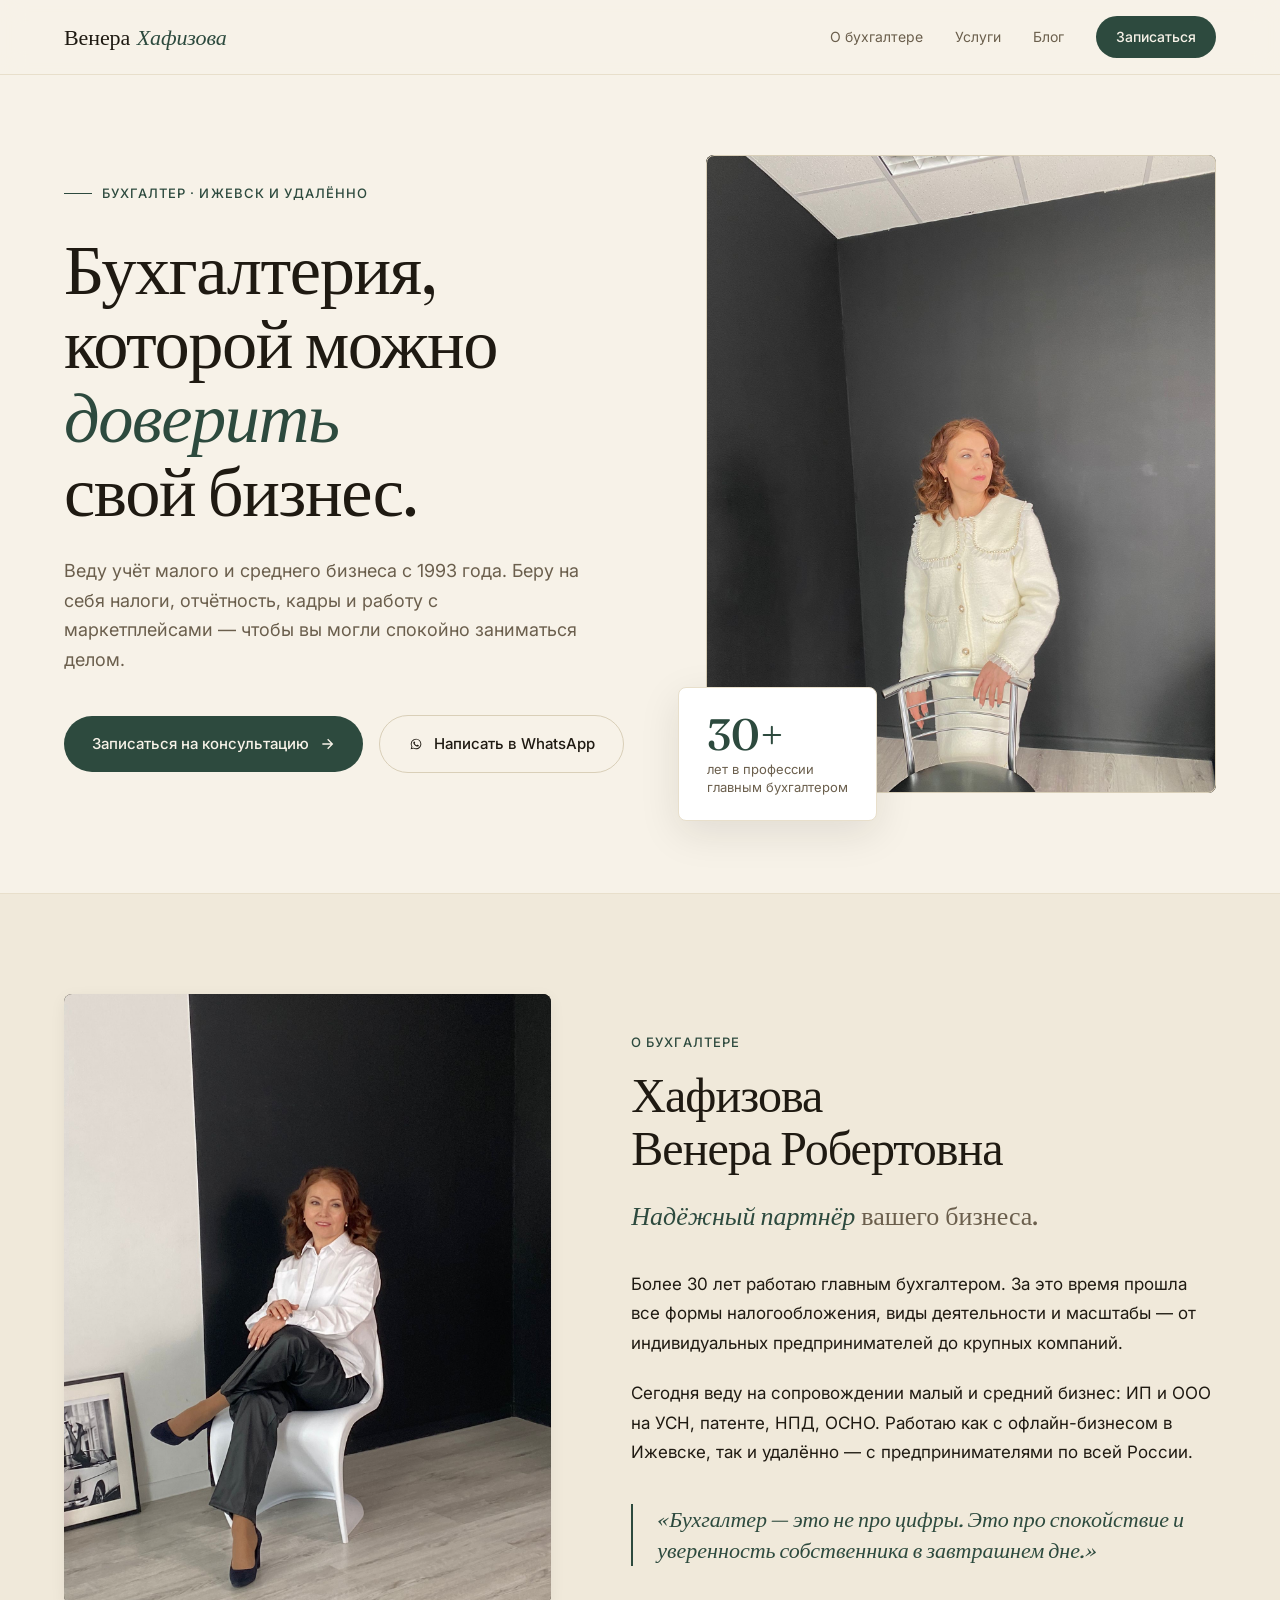
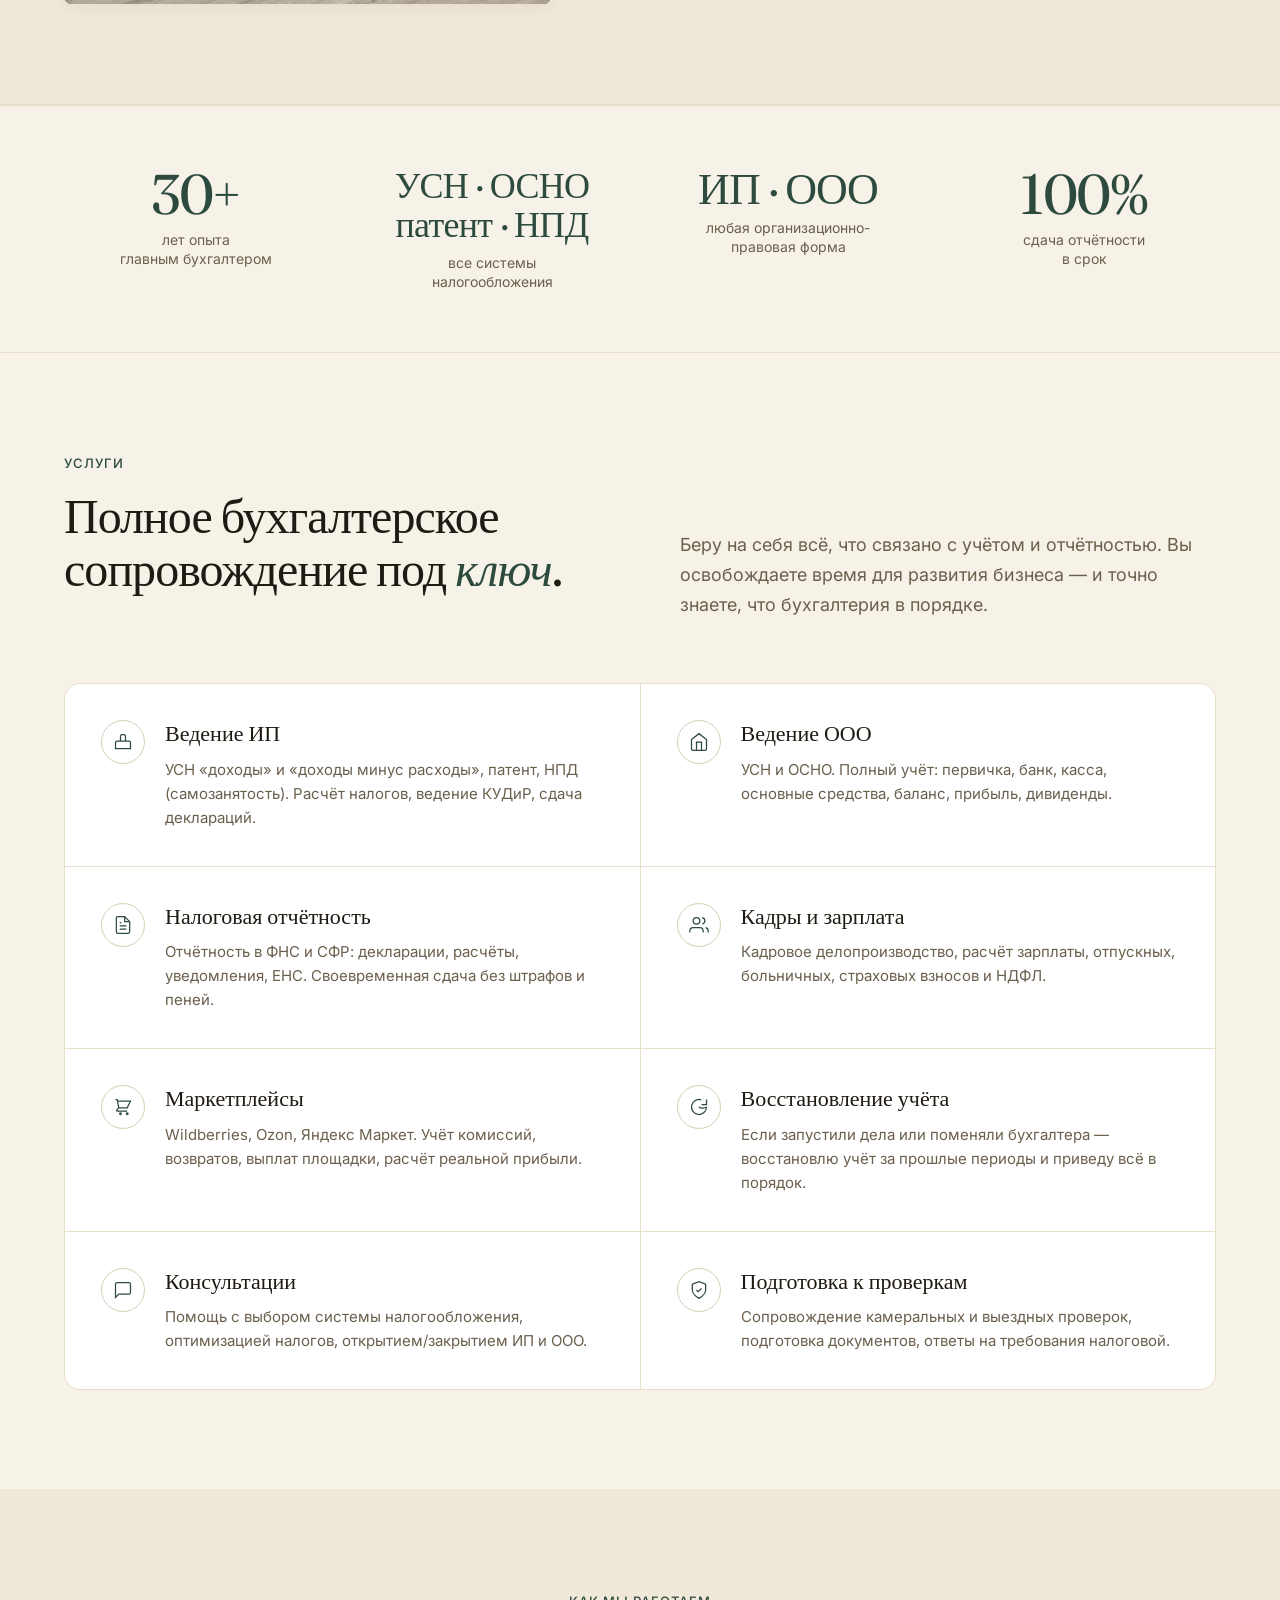
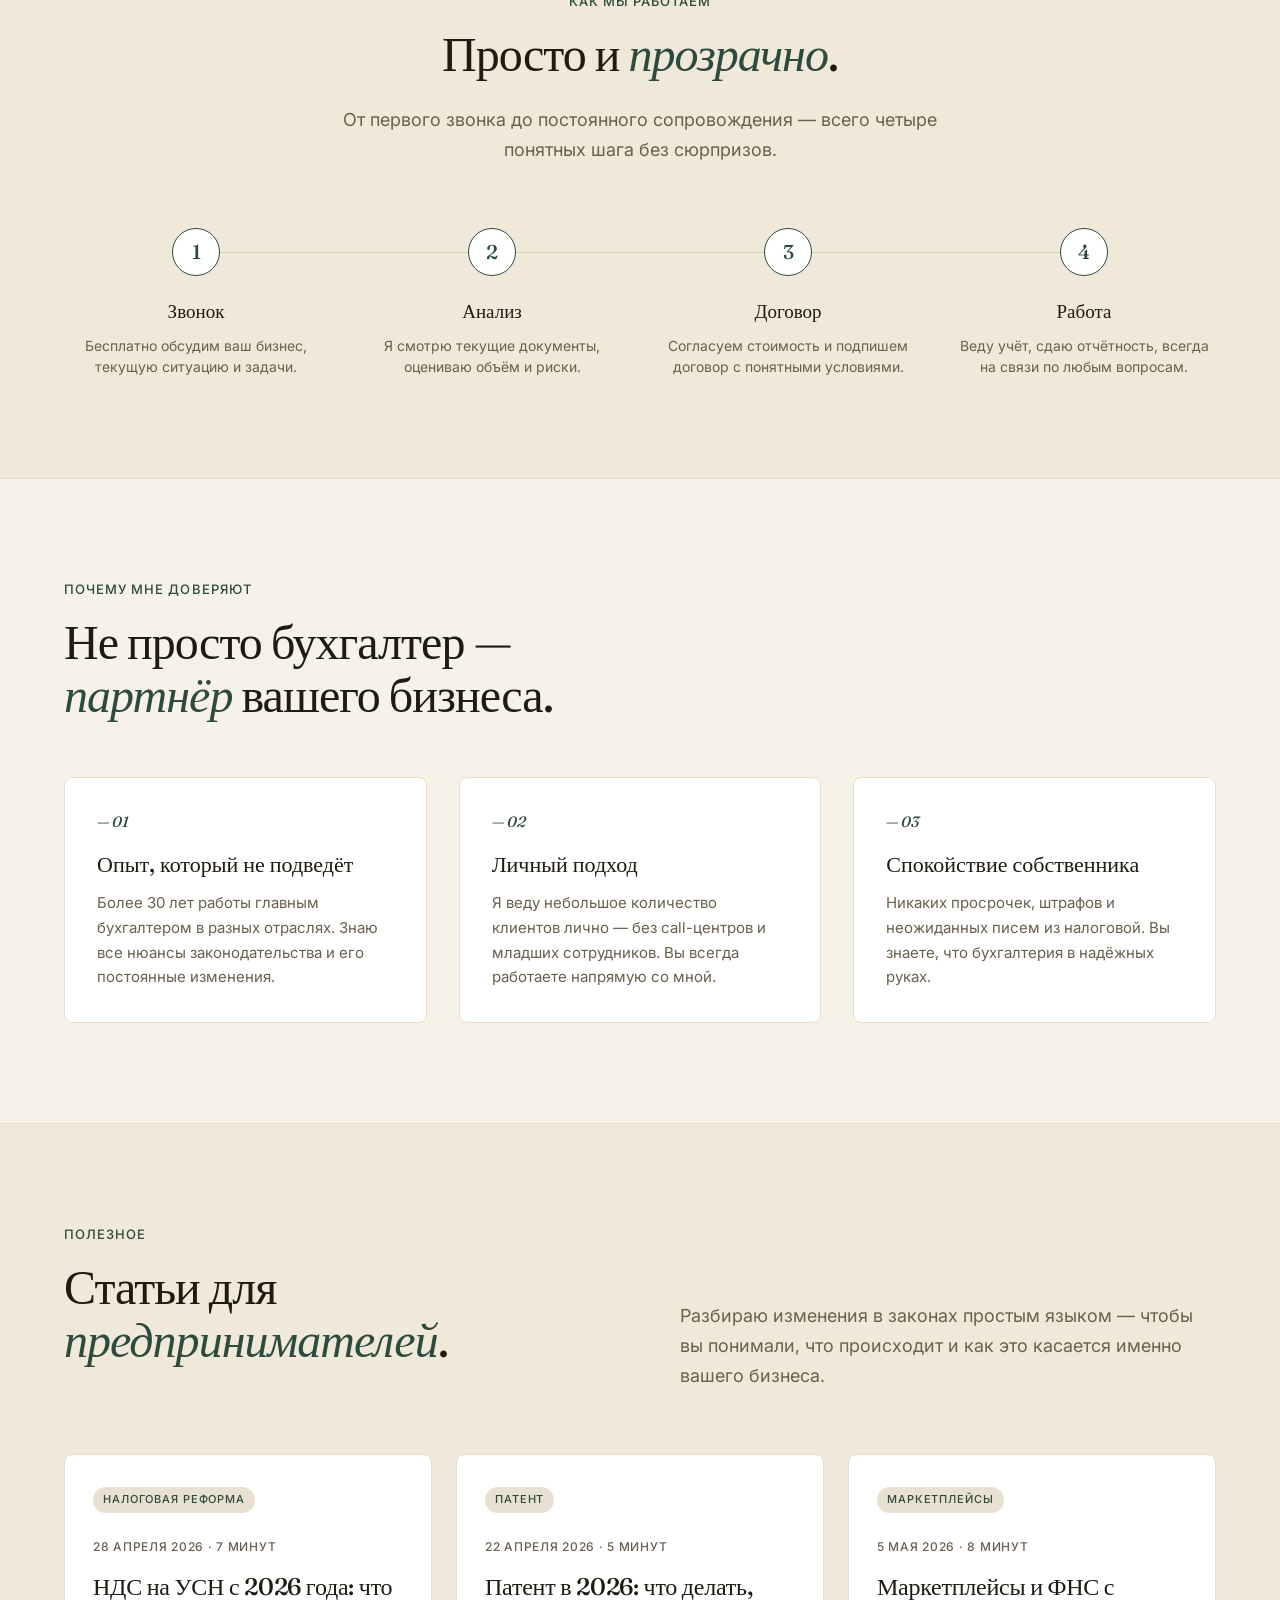
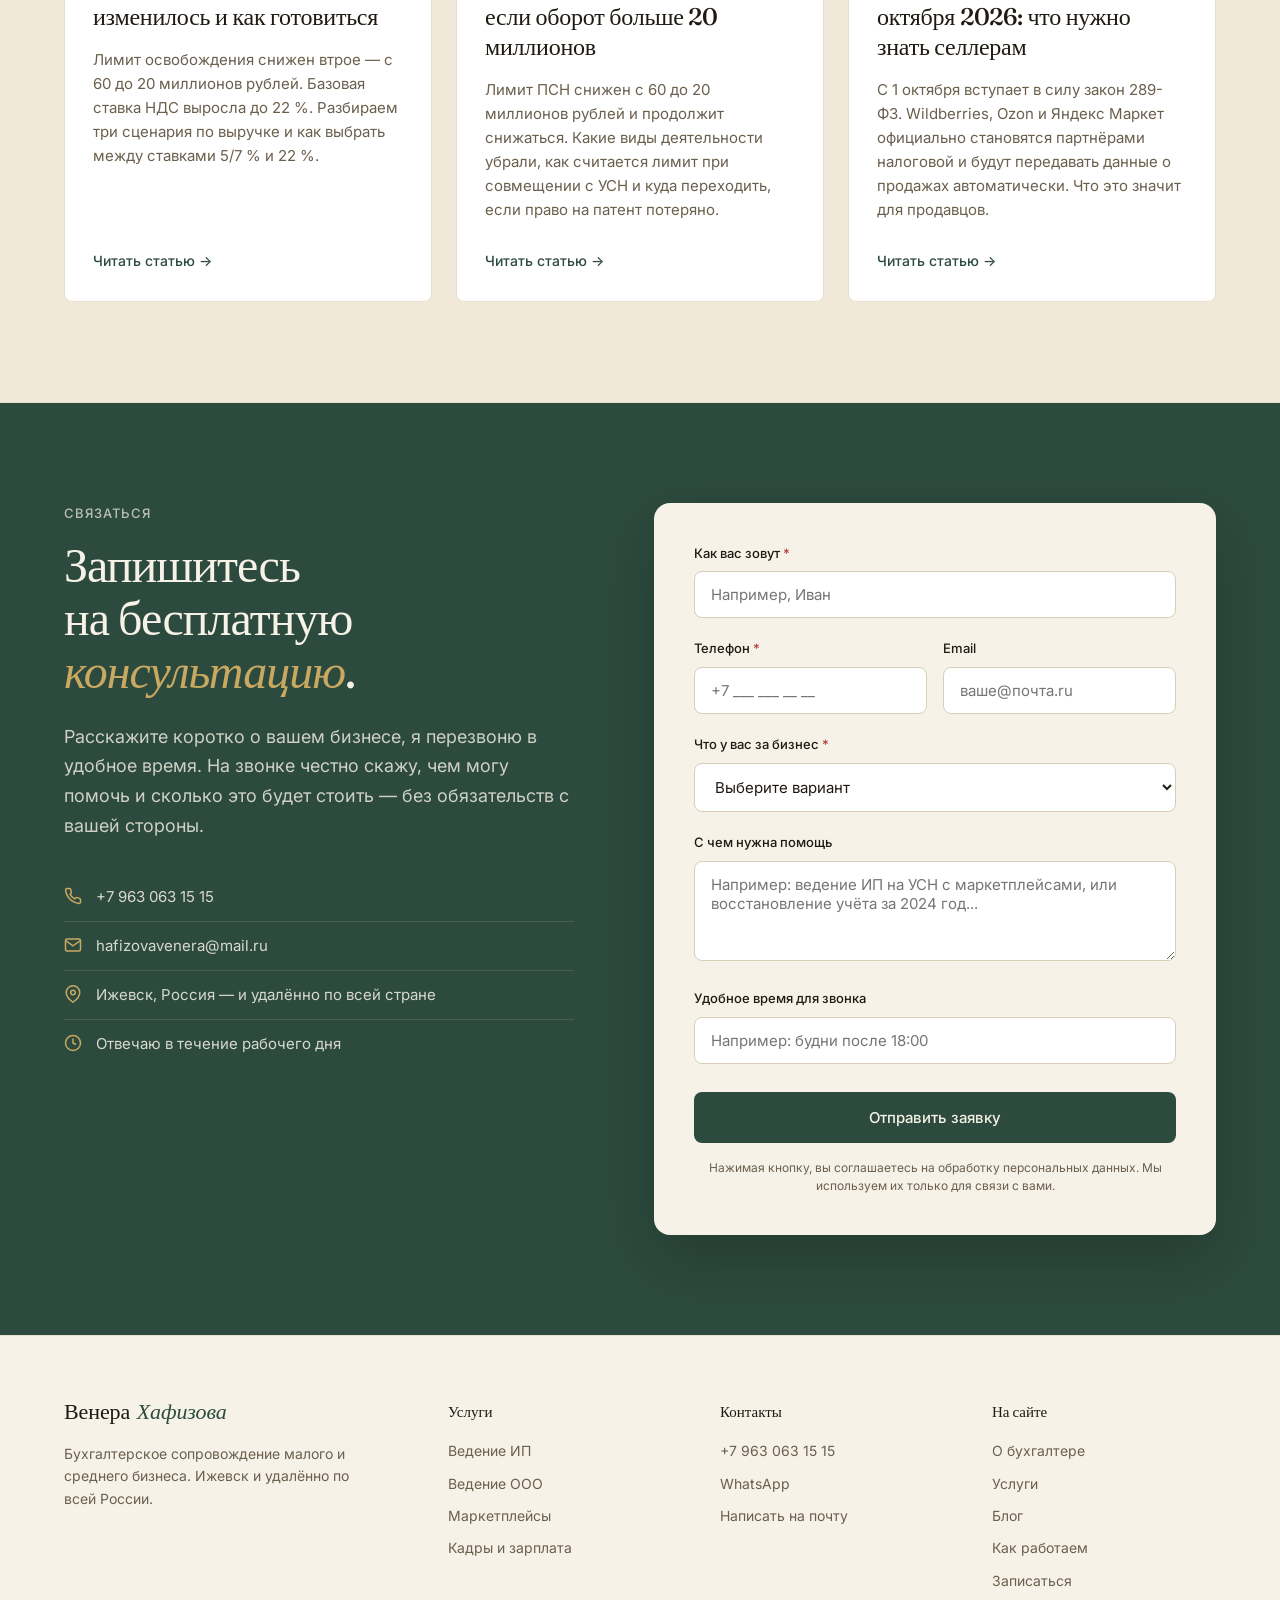
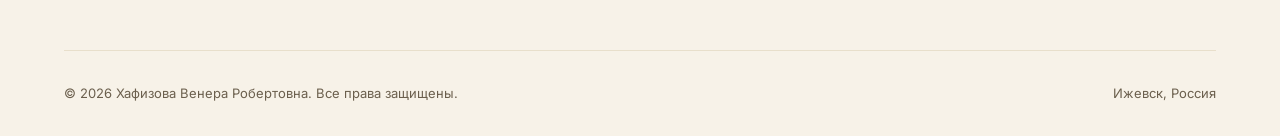
<file: index.html>
<!DOCTYPE html>
<html lang="ru">
<head>
<meta charset="UTF-8" />
<meta name="viewport" content="width=device-width, initial-scale=1.0" />
<title>Венера Хафизова — бухгалтерское сопровождение в Ижевске</title>
<meta name="description" content="Бухгалтерское сопровождение ИП и ООО. Налоги, отчётность, кадры, маркетплейсы. 30+ лет опыта. Ижевск и удалённо по всей России." />
<meta name="theme-color" content="#F7F2E8" />

<!-- Open Graph -->
<meta property="og:title" content="Венера Хафизова — бухгалтерское сопровождение" />
<meta property="og:description" content="ИП, ООО, маркетплейсы. 30+ лет опыта. Ижевск и удалённо." />
<meta property="og:type" content="website" />
<meta property="og:locale" content="ru_RU" />

<link rel="preconnect" href="https://fonts.googleapis.com" />
<link rel="preconnect" href="https://fonts.gstatic.com" crossorigin />
<link href="https://fonts.googleapis.com/css2?family=Fraunces:opsz,wght@9..144,400;9..144,500;9..144,600;9..144,700&family=Inter:wght@400;500;600&display=swap" rel="stylesheet" />

<style>
  :root {
    --bg: #F7F2E8;
    --bg-alt: #F0E9DA;
    --surface: #FFFFFF;
    --text: #1F1A12;
    --text-muted: #6B5F4D;
    --accent: #2D4A3E;
    --accent-soft: #E8E0D0;
    --accent-hover: #1F362C;
    --border: #D9CFB8;
    --border-soft: #E8DFCB;
    --shadow-sm: 0 1px 2px rgba(31, 26, 18, 0.04);
    --shadow-md: 0 4px 16px rgba(31, 26, 18, 0.06);
    --shadow-lg: 0 12px 40px rgba(31, 26, 18, 0.10);

    --font-serif: 'Fraunces', 'Times New Roman', serif;
    --font-sans: 'Inter', system-ui, -apple-system, sans-serif;

    --container: 1200px;
    --radius-sm: 4px;
    --radius-md: 8px;
    --radius-lg: 16px;
  }

  * { box-sizing: border-box; margin: 0; padding: 0; }
  html { scroll-behavior: smooth; -webkit-text-size-adjust: 100%; }
  body {
    font-family: var(--font-sans);
    background: var(--bg);
    color: var(--text);
    line-height: 1.6;
    font-size: 16px;
    -webkit-font-smoothing: antialiased;
    -moz-osx-font-smoothing: grayscale;
  }
  img { max-width: 100%; display: block; }
  a { color: inherit; text-decoration: none; }
  button { font-family: inherit; cursor: pointer; border: none; background: none; }

  ::selection { background: var(--accent); color: var(--bg); }

  .container {
    max-width: var(--container);
    margin: 0 auto;
    padding: 0 24px;
  }

  /* ====== HEADER ====== */
  .header {
    position: sticky;
    top: 0;
    z-index: 100;
    background: rgba(247, 242, 232, 0.92);
    backdrop-filter: blur(12px);
    -webkit-backdrop-filter: blur(12px);
    border-bottom: 1px solid var(--border-soft);
  }
  .header-inner {
    display: flex;
    align-items: center;
    justify-content: space-between;
    padding: 16px 24px;
    max-width: var(--container);
    margin: 0 auto;
  }
  .logo {
    display: inline-flex;
    align-items: baseline;
    font-family: var(--font-serif);
    font-weight: 500;
    font-size: 22px;
    letter-spacing: -0.005em;
    color: var(--text);
    line-height: 1;
    transition: color 0.2s;
  }
  .logo em {
    font-style: italic;
    font-weight: 400;
    color: var(--accent);
    margin-left: 0.3em;
  }
  .logo:hover { color: var(--accent); }
  .nav {
    display: flex;
    gap: 32px;
    align-items: center;
  }
  .nav a {
    font-size: 14px;
    color: var(--text-muted);
    transition: color 0.2s;
  }
  .nav a:hover { color: var(--text); }
  .nav-cta {
    background: var(--accent);
    color: var(--bg) !important;
    padding: 10px 20px;
    border-radius: 999px;
    font-size: 14px;
    font-weight: 500;
    transition: background 0.2s;
  }
  .nav-cta:hover { background: var(--accent-hover); }
  .menu-toggle { display: none; }
  @media (max-width: 768px) {
    .nav-link-text { display: none; }
    .nav { gap: 12px; }
  }

  /* ====== HERO ====== */
  .hero {
    padding: 80px 0 100px;
    position: relative;
    overflow: hidden;
  }
  .hero-grid {
    display: grid;
    grid-template-columns: 1.1fr 1fr;
    gap: 80px;
    align-items: center;
  }
  .eyebrow {
    display: inline-flex;
    align-items: center;
    gap: 10px;
    font-size: 13px;
    color: var(--accent);
    text-transform: uppercase;
    letter-spacing: 0.08em;
    font-weight: 500;
    margin-bottom: 28px;
  }
  .eyebrow::before {
    content: '';
    width: 28px;
    height: 1px;
    background: var(--accent);
  }
  .hero h1 {
    font-family: var(--font-serif);
    font-weight: 400;
    font-size: clamp(40px, 5.5vw, 72px);
    line-height: 1.05;
    letter-spacing: -0.02em;
    color: var(--text);
    margin-bottom: 28px;
  }
  .hero h1 em {
    font-style: italic;
    font-weight: 400;
    color: var(--accent);
  }
  .hero-lead {
    font-size: 18px;
    line-height: 1.65;
    color: var(--text-muted);
    margin-bottom: 40px;
    max-width: 520px;
  }
  .hero-actions {
    display: flex;
    gap: 16px;
    flex-wrap: wrap;
    align-items: center;
  }
  .btn {
    display: inline-flex;
    align-items: center;
    gap: 10px;
    padding: 16px 28px;
    border-radius: 999px;
    font-size: 15px;
    font-weight: 500;
    transition: all 0.25s;
    white-space: nowrap;
  }
  .btn-primary {
    background: var(--accent);
    color: var(--bg);
  }
  .btn-primary:hover {
    background: var(--accent-hover);
    transform: translateY(-1px);
    box-shadow: var(--shadow-md);
  }
  .btn-secondary {
    background: transparent;
    color: var(--text);
    border: 1px solid var(--border);
  }
  .btn-secondary:hover {
    border-color: var(--accent);
    color: var(--accent);
  }
  .btn svg { width: 16px; height: 16px; }

  .hero-image-wrap {
    position: relative;
  }
  .hero-image {
    position: relative;
    border-radius: 8px;
    overflow: hidden;
    aspect-ratio: 4 / 5;
    background: #1F1A12;
  }
  .hero-image img {
    width: 100%;
    height: 100%;
    object-fit: cover;
    object-position: center 20%;
  }
  .hero-image::after {
    content: '';
    position: absolute;
    inset: 0;
    border: 1px solid var(--border);
    border-radius: 8px;
    pointer-events: none;
  }
  .hero-badge {
    position: absolute;
    bottom: -28px;
    left: -28px;
    background: var(--surface);
    padding: 24px 28px;
    border-radius: 8px;
    box-shadow: var(--shadow-lg);
    border: 1px solid var(--border-soft);
    z-index: 2;
  }
  .hero-badge-num {
    font-family: var(--font-serif);
    font-weight: 500;
    font-size: 44px;
    line-height: 1;
    color: var(--accent);
    margin-bottom: 4px;
  }
  .hero-badge-label {
    font-size: 13px;
    color: var(--text-muted);
    line-height: 1.4;
  }

  @media (max-width: 900px) {
    .hero { padding: 48px 0 80px; }
    .hero-grid { grid-template-columns: 1fr; gap: 56px; }
    .hero-image-wrap { max-width: 480px; margin: 0 auto; }
    .hero-badge { left: -16px; bottom: -20px; padding: 18px 22px; }
    .hero-badge-num { font-size: 36px; }
  }

  /* ====== SECTION COMMONS ====== */
  section { padding: 100px 0; }
  @media (max-width: 768px) { section { padding: 72px 0; } }

  .section-eyebrow {
    font-size: 13px;
    color: var(--accent);
    text-transform: uppercase;
    letter-spacing: 0.08em;
    font-weight: 500;
    margin-bottom: 16px;
  }
  .section-title {
    font-family: var(--font-serif);
    font-weight: 400;
    font-size: clamp(32px, 4vw, 48px);
    line-height: 1.1;
    letter-spacing: -0.02em;
    margin-bottom: 24px;
  }
  .section-title em {
    font-style: italic;
    color: var(--accent);
  }
  .section-lead {
    font-size: 18px;
    color: var(--text-muted);
    line-height: 1.65;
    max-width: 640px;
  }

  /* ====== ABOUT ====== */
  .about {
    background: var(--bg-alt);
    border-top: 1px solid var(--border-soft);
    border-bottom: 1px solid var(--border-soft);
  }
  .about-grid {
    display: grid;
    grid-template-columns: 1fr 1.2fr;
    gap: 80px;
    align-items: center;
  }
  .about-image {
    position: relative;
    border-radius: 8px;
    overflow: hidden;
    aspect-ratio: 4 / 5;
    background: #1F1A12;
    box-shadow: var(--shadow-md);
  }
  .about-image img {
    width: 100%;
    height: 100%;
    object-fit: cover;
  }
  .about-content p {
    font-size: 17px;
    line-height: 1.75;
    color: var(--text);
    margin-bottom: 20px;
  }
  .about-content p:last-of-type { margin-bottom: 36px; }
  .about-tagline {
    font-family: var(--font-serif) !important;
    font-size: 26px !important;
    line-height: 1.35 !important;
    color: var(--text-muted) !important;
    margin: 16px 0 36px !important;
    max-width: 480px;
  }
  .about-tagline em {
    font-style: italic;
    color: var(--accent);
  }
  .about-quote {
    font-family: var(--font-serif);
    font-style: italic;
    font-size: 22px;
    line-height: 1.4;
    color: var(--accent);
    padding-left: 24px;
    border-left: 2px solid var(--accent);
    margin-top: 32px;
  }
  @media (max-width: 900px) {
    .about-grid { grid-template-columns: 1fr; gap: 48px; }
    .about-image { max-width: 400px; }
  }

  /* ====== STATS ====== */
  .stats {
    padding: 60px 0;
    border-top: 1px solid var(--border-soft);
    border-bottom: 1px solid var(--border-soft);
  }
  .stats-grid {
    display: grid;
    grid-template-columns: repeat(4, 1fr);
    gap: 32px;
  }
  .stat {
    text-align: center;
  }
  .stat-num {
    font-family: var(--font-serif);
    font-weight: 400;
    font-size: 56px;
    line-height: 1;
    color: var(--accent);
    margin-bottom: 8px;
    letter-spacing: -0.02em;
  }
  .stat-label {
    font-size: 14px;
    color: var(--text-muted);
    line-height: 1.4;
  }
  @media (max-width: 768px) {
    .stats-grid { grid-template-columns: repeat(2, 1fr); gap: 32px 24px; }
    .stat-num { font-size: 44px; }
  }

  /* ====== SERVICES ====== */
  .services-header {
    display: grid;
    grid-template-columns: 1fr 1fr;
    gap: 80px;
    align-items: end;
    margin-bottom: 64px;
  }
  @media (max-width: 900px) {
    .services-header { grid-template-columns: 1fr; gap: 24px; margin-bottom: 48px; }
  }
  .services-grid {
    display: grid;
    grid-template-columns: repeat(2, 1fr);
    gap: 1px;
    background: var(--border-soft);
    border: 1px solid var(--border-soft);
    border-radius: var(--radius-lg);
    overflow: hidden;
  }
  @media (max-width: 768px) { .services-grid { grid-template-columns: 1fr; } }
  .service {
    background: var(--surface);
    padding: 36px;
    transition: background 0.25s;
    display: flex;
    gap: 20px;
    align-items: flex-start;
  }
  .service:hover { background: var(--bg-alt); }
  .service-icon {
    width: 44px;
    height: 44px;
    flex-shrink: 0;
    border: 1px solid var(--border);
    border-radius: 50%;
    display: flex;
    align-items: center;
    justify-content: center;
    color: var(--accent);
  }
  .service-icon svg { width: 20px; height: 20px; }
  .service h3 {
    font-family: var(--font-serif);
    font-weight: 500;
    font-size: 22px;
    margin-bottom: 10px;
    line-height: 1.25;
  }
  .service p {
    color: var(--text-muted);
    font-size: 15px;
    line-height: 1.6;
  }

  /* ====== PROCESS ====== */
  .process {
    background: var(--bg-alt);
    border-top: 1px solid var(--border-soft);
    border-bottom: 1px solid var(--border-soft);
  }
  .process-header { text-align: center; margin-bottom: 64px; max-width: 720px; margin-inline: auto; }
  .process-header .section-lead { margin: 0 auto; }
  .process-grid {
    display: grid;
    grid-template-columns: repeat(4, 1fr);
    gap: 32px;
    position: relative;
  }
  .process-grid::before {
    content: '';
    position: absolute;
    top: 24px;
    left: 12%;
    right: 12%;
    height: 1px;
    background: var(--border);
    z-index: 0;
  }
  @media (max-width: 900px) {
    .process-grid { grid-template-columns: repeat(2, 1fr); gap: 40px 24px; }
    .process-grid::before { display: none; }
  }
  @media (max-width: 480px) {
    .process-grid { grid-template-columns: 1fr; }
  }
  .step {
    position: relative;
    z-index: 1;
    text-align: center;
  }
  .step-num {
    width: 48px;
    height: 48px;
    margin: 0 auto 20px;
    border-radius: 50%;
    background: var(--surface);
    border: 1.5px solid var(--accent);
    color: var(--accent);
    font-family: var(--font-serif);
    font-weight: 500;
    font-size: 20px;
    display: flex;
    align-items: center;
    justify-content: center;
  }
  .step h4 {
    font-family: var(--font-serif);
    font-weight: 500;
    font-size: 19px;
    margin-bottom: 8px;
  }
  .step p {
    color: var(--text-muted);
    font-size: 14px;
    line-height: 1.55;
  }

  /* ====== TRUST ====== */
  .trust-grid {
    display: grid;
    grid-template-columns: repeat(3, 1fr);
    gap: 32px;
    margin-top: 56px;
  }
  @media (max-width: 768px) { .trust-grid { grid-template-columns: 1fr; } }
  .trust-card {
    padding: 32px;
    background: var(--surface);
    border: 1px solid var(--border-soft);
    border-radius: var(--radius-md);
  }
  .trust-card-num {
    font-family: var(--font-serif);
    font-style: italic;
    font-weight: 500;
    font-size: 15px;
    color: var(--accent);
    margin-bottom: 16px;
  }
  .trust-card h4 {
    font-family: var(--font-serif);
    font-weight: 500;
    font-size: 22px;
    margin-bottom: 12px;
    line-height: 1.3;
  }
  .trust-card p {
    color: var(--text-muted);
    font-size: 15px;
    line-height: 1.65;
  }

  /* ====== BLOG ====== */
  .blog-section {
    background: var(--bg-alt);
    border-top: 1px solid var(--border-soft);
    border-bottom: 1px solid var(--border-soft);
  }
  .blog-header {
    display: grid;
    grid-template-columns: 1fr 1fr;
    gap: 80px;
    align-items: end;
    margin-bottom: 64px;
  }
  @media (max-width: 900px) {
    .blog-header { grid-template-columns: 1fr; gap: 24px; margin-bottom: 48px; }
  }
  .blog-grid {
    display: grid;
    grid-template-columns: repeat(3, 1fr);
    gap: 24px;
  }
  @media (max-width: 900px) { .blog-grid { grid-template-columns: 1fr; gap: 20px; } }

  .blog-card {
    display: flex;
    flex-direction: column;
    background: var(--surface);
    border: 1px solid var(--border-soft);
    border-radius: var(--radius-md);
    padding: 32px 28px 28px;
    transition: all 0.25s ease;
    color: var(--text);
    position: relative;
  }
  .blog-card:hover {
    transform: translateY(-3px);
    box-shadow: 0 16px 40px rgba(31, 26, 18, 0.08);
    border-color: var(--accent);
  }
  .blog-card-tag {
    display: inline-block;
    align-self: flex-start;
    padding: 4px 10px;
    background: var(--accent-soft);
    color: var(--accent);
    font-size: 11px;
    font-weight: 500;
    text-transform: uppercase;
    letter-spacing: 0.08em;
    border-radius: 999px;
    margin-bottom: 24px;
  }
  .blog-card-meta {
    font-size: 12px;
    color: var(--text-muted);
    text-transform: uppercase;
    letter-spacing: 0.06em;
    margin-bottom: 16px;
    font-weight: 500;
  }
  .blog-card h3 {
    font-family: var(--font-serif);
    font-weight: 500;
    font-size: 24px;
    line-height: 1.25;
    letter-spacing: -0.01em;
    color: var(--text);
    margin-bottom: 16px;
  }
  .blog-card p {
    font-size: 15px;
    line-height: 1.6;
    color: var(--text-muted);
    flex: 1;
    margin-bottom: 28px;
  }
  .blog-card-link {
    font-size: 14px;
    font-weight: 500;
    color: var(--accent);
    transition: gap 0.2s;
  }
  .blog-card:hover .blog-card-link {
    text-decoration: underline;
    text-underline-offset: 4px;
  }

  /* ====== FORM ====== */
  .form-section {
    background: var(--accent);
    color: var(--bg);
  }
  .form-section .section-eyebrow { color: rgba(247, 242, 232, 0.7); }
  .form-grid {
    display: grid;
    grid-template-columns: 1fr 1.1fr;
    gap: 80px;
    align-items: start;
  }
  @media (max-width: 900px) {
    .form-grid { grid-template-columns: 1fr; gap: 48px; }
  }
  .form-section h2 { color: var(--bg); }
  .form-section .section-title em {
    color: #C9A961;
    font-style: italic;
  }
  .form-section .section-lead { color: rgba(247, 242, 232, 0.8); margin-bottom: 32px; }
  .form-info-list {
    list-style: none;
    margin-top: 32px;
  }
  .form-info-list li {
    display: flex;
    gap: 14px;
    align-items: flex-start;
    padding: 12px 0;
    color: rgba(247, 242, 232, 0.85);
    font-size: 15px;
    border-top: 1px solid rgba(247, 242, 232, 0.12);
  }
  .form-info-list li:first-child { border-top: none; }
  .form-info-list svg {
    width: 18px;
    height: 18px;
    flex-shrink: 0;
    color: #C9A961;
    margin-top: 2px;
  }

  .form-card {
    background: var(--bg);
    color: var(--text);
    padding: 40px;
    border-radius: var(--radius-lg);
    box-shadow: 0 24px 60px rgba(0, 0, 0, 0.2);
  }
  @media (max-width: 480px) { .form-card { padding: 28px 24px; } }
  .form-row {
    margin-bottom: 20px;
  }
  .form-row.two-cols {
    display: grid;
    grid-template-columns: 1fr 1fr;
    gap: 16px;
  }
  @media (max-width: 480px) { .form-row.two-cols { grid-template-columns: 1fr; } }
  .form-row label {
    display: block;
    font-size: 13px;
    font-weight: 500;
    color: var(--text);
    margin-bottom: 8px;
  }
  .form-row label .req { color: #B23B3B; }
  .form-row input,
  .form-row select,
  .form-row textarea {
    width: 100%;
    padding: 13px 16px;
    background: var(--surface);
    border: 1px solid var(--border);
    border-radius: var(--radius-md);
    font-family: inherit;
    font-size: 15px;
    color: var(--text);
    transition: all 0.2s;
  }
  .form-row input:focus,
  .form-row select:focus,
  .form-row textarea:focus {
    outline: none;
    border-color: var(--accent);
    box-shadow: 0 0 0 3px rgba(45, 74, 62, 0.12);
  }
  .form-row textarea {
    min-height: 100px;
    resize: vertical;
    font-family: inherit;
  }
  .form-submit {
    width: 100%;
    background: var(--accent);
    color: var(--bg);
    padding: 16px 24px;
    border-radius: var(--radius-md);
    font-size: 15px;
    font-weight: 500;
    transition: background 0.2s;
    margin-top: 8px;
  }
  .form-submit:hover { background: var(--accent-hover); }
  .form-submit:disabled { opacity: 0.6; cursor: wait; }
  .form-fineprint {
    font-size: 12px;
    color: var(--text-muted);
    text-align: center;
    margin-top: 16px;
    line-height: 1.5;
  }
  .form-success {
    display: none;
    text-align: center;
    padding: 24px 0;
  }
  .form-success.active { display: block; }
  .form-success-icon {
    width: 56px;
    height: 56px;
    margin: 0 auto 16px;
    border-radius: 50%;
    background: var(--accent-soft);
    color: var(--accent);
    display: flex;
    align-items: center;
    justify-content: center;
  }
  .form-success h3 {
    font-family: var(--font-serif);
    font-size: 24px;
    margin-bottom: 8px;
  }
  .form-success p {
    color: var(--text-muted);
    font-size: 15px;
  }

  /* ====== FOOTER ====== */
  footer {
    background: var(--bg);
    padding: 64px 0 32px;
    border-top: 1px solid var(--border-soft);
  }
  .footer-grid {
    display: grid;
    grid-template-columns: 1.5fr 1fr 1fr 1fr;
    gap: 48px;
    margin-bottom: 48px;
  }
  @media (max-width: 768px) {
    .footer-grid { grid-template-columns: 1fr 1fr; gap: 32px; }
  }
  .footer-brand p {
    color: var(--text-muted);
    font-size: 14px;
    margin-top: 16px;
    line-height: 1.6;
    max-width: 320px;
  }
  .footer-col h5 {
    font-family: var(--font-serif);
    font-weight: 500;
    font-size: 15px;
    margin-bottom: 16px;
  }
  .footer-col ul { list-style: none; }
  .footer-col li {
    margin-bottom: 10px;
    font-size: 14px;
    color: var(--text-muted);
  }
  .footer-col a:hover { color: var(--accent); }
  .footer-bottom {
    padding-top: 32px;
    border-top: 1px solid var(--border-soft);
    display: flex;
    justify-content: space-between;
    flex-wrap: wrap;
    gap: 16px;
    font-size: 13px;
    color: var(--text-muted);
  }

  /* Reveal animations */
  .reveal {
    opacity: 0;
    transform: translateY(20px);
    transition: opacity 0.8s ease, transform 0.8s ease;
  }
  .reveal.in {
    opacity: 1;
    transform: translateY(0);
  }
  @media (prefers-reduced-motion: reduce) {
    .reveal { opacity: 1; transform: none; transition: none; }
    html { scroll-behavior: auto; }
  }
</style>
<!-- Google tag (gtag.js) -->
<script async src="https://www.googletagmanager.com/gtag/js?id=G-5ZSSXM8WCE"></script>
<script>
  window.dataLayer = window.dataLayer || [];
  function gtag(){dataLayer.push(arguments);}
  gtag('js', new Date());

  gtag('config', 'G-5ZSSXM8WCE');
</script> 
<!-- Yandex.Metrika counter -->
<script type="text/javascript">
    (function(m,e,t,r,i,k,a){
        m[i]=m[i]||function(){(m[i].a=m[i].a||[]).push(arguments)};
        m[i].l=1*new Date();
        for (var j = 0; j < document.scripts.length; j++) {if (document.scripts[j].src === r) { return; }}
        k=e.createElement(t),a=e.getElementsByTagName(t)[0],k.async=1,k.src=r,a.parentNode.insertBefore(k,a)
    })(window, document,'script','https://mc.yandex.ru/metrika/tag.js?id=109188738', 'ym');
    ym(109188738, 'init', {ssr:true, webvisor:true, clickmap:true, ecommerce:"dataLayer", referrer: document.referrer, url: location.href, accurateTrackBounce:true, trackLinks:true});
</script>
<noscript><div><img src="https://mc.yandex.ru/watch/109188738" style="position:absolute; left:-9999px;" alt="" /></div></noscript>
<!-- /Yandex.Metrika counter -->
</head>
<body>

<!-- Header -->
<header class="header">
  <div class="header-inner">
    <a href="#" class="logo" aria-label="Венера Хафизова — главная">
      Венера<em>Хафизова</em>
    </a>
    <nav class="nav">
      <a href="#about" class="nav-link-text">О бухгалтере</a>
      <a href="#services" class="nav-link-text">Услуги</a>
      <a href="#blog" class="nav-link-text">Блог</a>
      <a href="#contact" class="nav-cta">Записаться</a>
    </nav>
  </div>
</header>

<!-- Hero -->
<section class="hero">
  <div class="container hero-grid">
    <div class="hero-text reveal">
      <div class="eyebrow">Бухгалтер · Ижевск и удалённо</div>
      <h1>Бухгалтерия,<br/>которой можно <em>доверить</em><br/>свой бизнес.</h1>
      <p class="hero-lead">
        Веду учёт малого и среднего бизнеса с 1993 года.
        Беру на себя налоги, отчётность, кадры и работу с маркетплейсами —
        чтобы вы могли спокойно заниматься делом.
      </p>
      <div class="hero-actions">
        <a href="#contact" class="btn btn-primary">
          Записаться на консультацию
          <svg viewBox="0 0 24 24" fill="none" stroke="currentColor" stroke-width="2"><path d="M5 12h14M13 5l7 7-7 7"/></svg>
        </a>
        <a href="https://wa.me/79630631515" class="btn btn-secondary" target="_blank" rel="noopener">
          <svg viewBox="0 0 24 24" fill="currentColor"><path d="M17.6 6.32A7.85 7.85 0 0 0 12.05 4a7.94 7.94 0 0 0-6.88 11.92L4 20l4.18-1.1a7.93 7.93 0 0 0 3.87 1h.01c4.38 0 7.95-3.57 7.95-7.95a7.9 7.9 0 0 0-2.4-5.63zm-5.55 12.2h-.01a6.6 6.6 0 0 1-3.36-.92l-.24-.14-2.48.65.66-2.42-.16-.25a6.6 6.6 0 0 1-1.01-3.5 6.61 6.61 0 0 1 11.28-4.67 6.55 6.55 0 0 1 1.94 4.68 6.61 6.61 0 0 1-6.62 6.57zm3.62-4.93c-.2-.1-1.17-.58-1.36-.64-.18-.07-.31-.1-.45.1-.13.2-.51.64-.62.77-.12.13-.23.15-.42.05-.2-.1-.84-.31-1.6-.99a6 6 0 0 1-1.1-1.37c-.12-.2-.01-.3.09-.4.09-.09.2-.23.3-.35.1-.12.13-.2.2-.33.06-.13.03-.25-.02-.35-.05-.1-.45-1.08-.61-1.48-.16-.39-.33-.34-.45-.34l-.39-.01a.74.74 0 0 0-.54.25 2.27 2.27 0 0 0-.71 1.69c0 1 .73 1.96.83 2.1.1.13 1.43 2.18 3.46 3.06.48.21.86.33 1.16.43.49.16.93.13 1.28.08.39-.06 1.17-.48 1.34-.94.16-.46.16-.86.12-.94-.05-.08-.18-.13-.38-.23z"/></svg>
          Написать в WhatsApp
        </a>
      </div>
    </div>
    <div class="hero-image-wrap reveal">
      <div class="hero-image">
        <img src="assets/hero.jpg" alt="Венера Хафизова, бухгалтер с 30+ летним опытом" loading="eager" />
      </div>
      <div class="hero-badge">
        <div class="hero-badge-num">30+</div>
        <div class="hero-badge-label">лет в профессии<br/>главным бухгалтером</div>
      </div>
    </div>
  </div>
</section>

<!-- About -->
<section class="about" id="about">
  <div class="container about-grid">
    <div class="about-image reveal">
      <img src="assets/about.jpg" alt="Венера Робертовна Хафизова" loading="lazy" />
    </div>
    <div class="about-content reveal">
      <div class="section-eyebrow">О бухгалтере</div>
      <h2 class="section-title">Хафизова<br/>Венера Робертовна</h2>
      <p class="about-tagline"><em>Надёжный партнёр</em> вашего бизнеса.</p>
      <p>
        Более 30 лет работаю главным бухгалтером.
        За это время прошла все формы налогообложения, виды деятельности
        и масштабы — от индивидуальных предпринимателей до крупных компаний.
      </p>
      <p>
        Сегодня веду на сопровождении малый и средний бизнес: ИП и ООО на УСН,
        патенте, НПД, ОСНО. Работаю как с офлайн-бизнесом в Ижевске,
        так и удалённо — с предпринимателями по всей России.
      </p>
      <div class="about-quote">
        «Бухгалтер — это не про цифры. Это про спокойствие
        и уверенность собственника в завтрашнем дне.»
      </div>
    </div>
  </div>
</section>

<!-- Stats -->
<section class="stats">
  <div class="container">
    <div class="stats-grid">
      <div class="stat reveal">
        <div class="stat-num">30+</div>
        <div class="stat-label">лет опыта<br/>главным бухгалтером</div>
      </div>
      <div class="stat reveal">
        <div class="stat-num" style="font-size:36px;line-height:1.1;">УСН · ОСНО<br/>патент · НПД</div>
        <div class="stat-label">все системы<br/>налогообложения</div>
      </div>
      <div class="stat reveal">
        <div class="stat-num" style="font-size:44px;">ИП · ООО</div>
        <div class="stat-label">любая организационно-<br/>правовая форма</div>
      </div>
      <div class="stat reveal">
        <div class="stat-num">100%</div>
        <div class="stat-label">сдача отчётности<br/>в срок</div>
      </div>
    </div>
  </div>
</section>

<!-- Services -->
<section id="services">
  <div class="container">
    <div class="services-header reveal">
      <div>
        <div class="section-eyebrow">Услуги</div>
        <h2 class="section-title">Полное бухгалтерское<br/>сопровождение под <em>ключ</em>.</h2>
      </div>
      <p class="section-lead">
        Беру на себя всё, что связано с учётом и отчётностью.
        Вы освобождаете время для развития бизнеса —
        и точно знаете, что бухгалтерия в порядке.
      </p>
    </div>

    <div class="services-grid">
      <div class="service reveal">
        <div class="service-icon">
          <svg viewBox="0 0 24 24" fill="none" stroke="currentColor" stroke-width="1.5"><path d="M9 11H5a2 2 0 0 0-2 2v7h18v-7a2 2 0 0 0-2-2h-4M9 11V5a2 2 0 0 1 2-2h2a2 2 0 0 1 2 2v6M9 11h6"/></svg>
        </div>
        <div>
          <h3>Ведение ИП</h3>
          <p>УСН «доходы» и «доходы минус расходы», патент, НПД (самозанятость). Расчёт налогов, ведение КУДиР, сдача деклараций.</p>
        </div>
      </div>

      <div class="service reveal">
        <div class="service-icon">
          <svg viewBox="0 0 24 24" fill="none" stroke="currentColor" stroke-width="1.5"><path d="M3 9l9-7 9 7v11a2 2 0 0 1-2 2H5a2 2 0 0 1-2-2zM9 22V12h6v10"/></svg>
        </div>
        <div>
          <h3>Ведение ООО</h3>
          <p>УСН и ОСНО. Полный учёт: первичка, банк, касса, основные средства, баланс, прибыль, дивиденды.</p>
        </div>
      </div>

      <div class="service reveal">
        <div class="service-icon">
          <svg viewBox="0 0 24 24" fill="none" stroke="currentColor" stroke-width="1.5"><path d="M14 2H6a2 2 0 0 0-2 2v16a2 2 0 0 0 2 2h12a2 2 0 0 0 2-2V8zM14 2v6h6M16 13H8M16 17H8M10 9H8"/></svg>
        </div>
        <div>
          <h3>Налоговая отчётность</h3>
          <p>Отчётность в ФНС и СФР: декларации, расчёты, уведомления, ЕНС. Своевременная сдача без штрафов и пеней.</p>
        </div>
      </div>

      <div class="service reveal">
        <div class="service-icon">
          <svg viewBox="0 0 24 24" fill="none" stroke="currentColor" stroke-width="1.5"><path d="M17 21v-2a4 4 0 0 0-4-4H5a4 4 0 0 0-4 4v2M9 11a4 4 0 1 0 0-8 4 4 0 0 0 0 8zM23 21v-2a4 4 0 0 0-3-3.87M16 3.13a4 4 0 0 1 0 7.75"/></svg>
        </div>
        <div>
          <h3>Кадры и зарплата</h3>
          <p>Кадровое делопроизводство, расчёт зарплаты, отпускных, больничных, страховых взносов и НДФЛ.</p>
        </div>
      </div>

      <div class="service reveal">
        <div class="service-icon">
          <svg viewBox="0 0 24 24" fill="none" stroke="currentColor" stroke-width="1.5"><path d="M3 3h2l.4 2M7 13h10l4-8H5.4M7 13L5.4 5M7 13l-2.3 2.3a1 1 0 0 0 .7 1.7H17M9 21a1 1 0 1 0 0-2 1 1 0 0 0 0 2zm8 0a1 1 0 1 0 0-2 1 1 0 0 0 0 2z"/></svg>
        </div>
        <div>
          <h3>Маркетплейсы</h3>
          <p>Wildberries, Ozon, Яндекс Маркет. Учёт комиссий, возвратов, выплат площадки, расчёт реальной прибыли.</p>
        </div>
      </div>

      <div class="service reveal">
        <div class="service-icon">
          <svg viewBox="0 0 24 24" fill="none" stroke="currentColor" stroke-width="1.5"><path d="M21 12a9 9 0 1 1-6.22-8.56M21 3v6h-6M21 12c-2.5 1.4-7 2-9 0"/></svg>
        </div>
        <div>
          <h3>Восстановление учёта</h3>
          <p>Если запустили дела или поменяли бухгалтера — восстановлю учёт за прошлые периоды и приведу всё в порядок.</p>
        </div>
      </div>

      <div class="service reveal">
        <div class="service-icon">
          <svg viewBox="0 0 24 24" fill="none" stroke="currentColor" stroke-width="1.5"><path d="M21 15a2 2 0 0 1-2 2H7l-4 4V5a2 2 0 0 1 2-2h14a2 2 0 0 1 2 2z"/></svg>
        </div>
        <div>
          <h3>Консультации</h3>
          <p>Помощь с выбором системы налогообложения, оптимизацией налогов, открытием/закрытием ИП и ООО.</p>
        </div>
      </div>

      <div class="service reveal">
        <div class="service-icon">
          <svg viewBox="0 0 24 24" fill="none" stroke="currentColor" stroke-width="1.5"><path d="M12 22s8-4 8-10V5l-8-3-8 3v7c0 6 8 10 8 10zM9 12l2 2 4-4"/></svg>
        </div>
        <div>
          <h3>Подготовка к проверкам</h3>
          <p>Сопровождение камеральных и выездных проверок, подготовка документов, ответы на требования налоговой.</p>
        </div>
      </div>
    </div>
  </div>
</section>

<!-- Process -->
<section class="process" id="process">
  <div class="container">
    <div class="process-header reveal">
      <div class="section-eyebrow">Как мы работаем</div>
      <h2 class="section-title">Просто и <em>прозрачно</em>.</h2>
      <p class="section-lead">
        От первого звонка до постоянного сопровождения —
        всего четыре понятных шага без сюрпризов.
      </p>
    </div>

    <div class="process-grid">
      <div class="step reveal">
        <div class="step-num">1</div>
        <h4>Звонок</h4>
        <p>Бесплатно обсудим ваш бизнес, текущую ситуацию и задачи.</p>
      </div>
      <div class="step reveal">
        <div class="step-num">2</div>
        <h4>Анализ</h4>
        <p>Я смотрю текущие документы, оцениваю объём и риски.</p>
      </div>
      <div class="step reveal">
        <div class="step-num">3</div>
        <h4>Договор</h4>
        <p>Согласуем стоимость и подпишем договор с понятными условиями.</p>
      </div>
      <div class="step reveal">
        <div class="step-num">4</div>
        <h4>Работа</h4>
        <p>Веду учёт, сдаю отчётность, всегда на связи по любым вопросам.</p>
      </div>
    </div>
  </div>
</section>

<!-- Trust / Why me -->
<section>
  <div class="container">
    <div class="reveal" style="max-width:720px;">
      <div class="section-eyebrow">Почему мне доверяют</div>
      <h2 class="section-title">Не просто бухгалтер —<br/><em>партнёр</em> вашего бизнеса.</h2>
    </div>

    <div class="trust-grid">
      <div class="trust-card reveal">
        <div class="trust-card-num">— 01</div>
        <h4>Опыт, который не подведёт</h4>
        <p>Более 30 лет работы главным бухгалтером в разных отраслях. Знаю все нюансы законодательства и его постоянные изменения.</p>
      </div>
      <div class="trust-card reveal">
        <div class="trust-card-num">— 02</div>
        <h4>Личный подход</h4>
        <p>Я веду небольшое количество клиентов лично — без call-центров и младших сотрудников. Вы всегда работаете напрямую со мной.</p>
      </div>
      <div class="trust-card reveal">
        <div class="trust-card-num">— 03</div>
        <h4>Спокойствие собственника</h4>
        <p>Никаких просрочек, штрафов и неожиданных писем из налоговой. Вы знаете, что бухгалтерия в надёжных руках.</p>
      </div>
    </div>
  </div>
</section>

<!-- Blog -->
<section class="blog-section" id="blog">
  <div class="container">
    <div class="blog-header reveal">
      <div>
        <div class="section-eyebrow">Полезное</div>
        <h2 class="section-title">Статьи для<br/><em>предпринимателей</em>.</h2>
      </div>
      <p class="section-lead">
        Разбираю изменения в законах простым языком — чтобы вы понимали,
        что происходит и как это касается именно вашего бизнеса.
      </p>
    </div>

    <div class="blog-grid">
      <a href="blog/nds-na-usn-2026.html" class="blog-card reveal">
        <div class="blog-card-tag">Налоговая реформа</div>
        <div class="blog-card-meta">28 апреля 2026 · 7 минут</div>
        <h3>НДС на УСН с 2026 года: что изменилось и как готовиться</h3>
        <p>Лимит освобождения снижен втрое — с 60 до 20 миллионов рублей. Базовая ставка НДС выросла до 22 %. Разбираем три сценария по выручке и как выбрать между ставками 5/7 % и 22 %.</p>
        <span class="blog-card-link">Читать статью →</span>
      </a>

      <a href="blog/patent-2026.html" class="blog-card reveal">
        <div class="blog-card-tag">Патент</div>
        <div class="blog-card-meta">22 апреля 2026 · 5 минут</div>
        <h3>Патент в 2026: что делать, если оборот больше 20 миллионов</h3>
        <p>Лимит ПСН снижен с 60 до 20 миллионов рублей и продолжит снижаться. Какие виды деятельности убрали, как считается лимит при совмещении с УСН и куда переходить, если право на патент потеряно.</p>
        <span class="blog-card-link">Читать статью →</span>
      </a>

      <a href="blog/marketplaces-2026.html" class="blog-card reveal">
        <div class="blog-card-tag">Маркетплейсы</div>
        <div class="blog-card-meta">5 мая 2026 · 8 минут</div>
        <h3>Маркетплейсы и ФНС с октября 2026: что нужно знать селлерам</h3>
        <p>С 1 октября вступает в силу закон 289-ФЗ. Wildberries, Ozon и Яндекс Маркет официально становятся партнёрами налоговой и будут передавать данные о продажах автоматически. Что это значит для продавцов.</p>
        <span class="blog-card-link">Читать статью →</span>
      </a>
    </div>
  </div>
</section>

<!-- Form / Contact -->
<section class="form-section" id="contact">
  <div class="container form-grid">
    <div class="form-text reveal">
      <div class="section-eyebrow">Связаться</div>
      <h2 class="section-title">Запишитесь<br/>на бесплатную <em>консультацию</em>.</h2>
      <p class="section-lead">
        Расскажите коротко о вашем бизнесе, я перезвоню в удобное время.
        На звонке честно скажу, чем могу помочь и сколько это будет стоить —
        без обязательств с вашей стороны.
      </p>

      <ul class="form-info-list">
        <li>
          <svg viewBox="0 0 24 24" fill="none" stroke="currentColor" stroke-width="2"><path d="M22 16.92v3a2 2 0 0 1-2.18 2 19.79 19.79 0 0 1-8.63-3.07 19.5 19.5 0 0 1-6-6A19.79 19.79 0 0 1 2.12 4.18 2 2 0 0 1 4.11 2h3a2 2 0 0 1 2 1.72 12.84 12.84 0 0 0 .7 2.81 2 2 0 0 1-.45 2.11L8.09 9.91a16 16 0 0 0 6 6l1.27-1.27a2 2 0 0 1 2.11-.45 12.84 12.84 0 0 0 2.81.7A2 2 0 0 1 22 16.92z"/></svg>
          <a href="tel:+79630631515">+7 963 063 15 15</a>
        </li>
        <li>
          <svg viewBox="0 0 24 24" fill="none" stroke="currentColor" stroke-width="2"><path d="M4 4h16c1.1 0 2 .9 2 2v12c0 1.1-.9 2-2 2H4c-1.1 0-2-.9-2-2V6c0-1.1.9-2 2-2zM22 6l-10 7L2 6"/></svg>
          <a href="mailto:hafizovavenera@mail.ru">hafizovavenera@mail.ru</a>
        </li>
        <li>
          <svg viewBox="0 0 24 24" fill="none" stroke="currentColor" stroke-width="2"><path d="M21 10c0 7-9 13-9 13s-9-6-9-13a9 9 0 0 1 18 0z"/><circle cx="12" cy="10" r="3"/></svg>
          <span>Ижевск, Россия — и удалённо по всей стране</span>
        </li>
        <li>
          <svg viewBox="0 0 24 24" fill="none" stroke="currentColor" stroke-width="2"><circle cx="12" cy="12" r="10"/><polyline points="12 6 12 12 16 14"/></svg>
          <span>Отвечаю в течение рабочего дня</span>
        </li>
      </ul>
    </div>

    <form class="form-card reveal" id="contactForm" action="https://script.google.com/macros/s/AKfycby5EujFubMCA78CB9sVEQcr7CTOh9fCX5ptfE16TTZfRA3IBDdzAzRByuct3fMt1OHO/exec">
      <!-- ⚠️ Замените PASTE_YOUR_GOOGLE_APPS_SCRIPT_URL_HERE выше на свой URL веб-приложения Google Apps Script. См. файл GOOGLE-SHEETS-SETUP.md -->
      <!-- Honey-pot field для защиты от ботов (если бот заполнит — отправка проигнорируется) -->
      <input type="text" name="_honey" style="display:none" tabindex="-1" autocomplete="off" />

      <div id="formFields">
        <div class="form-row">
          <label for="name">Как вас зовут <span class="req">*</span></label>
          <input type="text" id="name" name="Имя" required placeholder="Например, Иван" />
        </div>

        <div class="form-row two-cols">
          <div>
            <label for="phone">Телефон <span class="req">*</span></label>
            <input type="tel" id="phone" name="Телефон" required placeholder="+7 ___ ___ __ __" />
          </div>
          <div>
            <label for="email">Email</label>
            <input type="email" id="email" name="Email" placeholder="вашe@почта.ru" />
          </div>
        </div>

        <div class="form-row">
          <label for="business">Что у вас за бизнес <span class="req">*</span></label>
          <select id="business" name="Тип бизнеса" required>
            <option value="">Выберите вариант</option>
            <option>ИП (самозанятость / НПД)</option>
            <option>ИП на патенте</option>
            <option>ИП на УСН</option>
            <option>ООО на УСН</option>
            <option>ООО на ОСНО</option>
            <option>Маркетплейсы (Wildberries, Ozon и др.)</option>
            <option>Только планирую открывать</option>
            <option>Другое</option>
          </select>
        </div>

        <div class="form-row">
          <label for="task">С чем нужна помощь</label>
          <textarea id="task" name="Задача" placeholder="Например: ведение ИП на УСН с маркетплейсами, или восстановление учёта за 2024 год..."></textarea>
        </div>

        <div class="form-row">
          <label for="time">Удобное время для звонка</label>
          <input type="text" id="time" name="Удобное время" placeholder="Например: будни после 18:00" />
        </div>

        <button type="submit" class="form-submit" id="submitBtn">Отправить заявку</button>
        <p class="form-fineprint">
          Нажимая кнопку, вы соглашаетесь на обработку персональных данных.
          Мы используем их только для связи с вами.
        </p>
      </div>

      <div class="form-success" id="formSuccess">
        <div class="form-success-icon">
          <svg viewBox="0 0 24 24" width="28" height="28" fill="none" stroke="currentColor" stroke-width="2"><path d="M20 6L9 17l-5-5"/></svg>
        </div>
        <h3>Заявка отправлена!</h3>
        <p>Венера Робертовна свяжется с вами в течение рабочего дня.</p>
      </div>
    </form>
  </div>
</section>

<!-- Footer -->
<footer>
  <div class="container">
    <div class="footer-grid">
      <div class="footer-brand">
        <div class="logo">Венера<em>Хафизова</em></div>
        <p>Бухгалтерское сопровождение малого и среднего бизнеса. Ижевск и удалённо по всей России.</p>
      </div>
      <div class="footer-col">
        <h5>Услуги</h5>
        <ul>
          <li><a href="#services">Ведение ИП</a></li>
          <li><a href="#services">Ведение ООО</a></li>
          <li><a href="#services">Маркетплейсы</a></li>
          <li><a href="#services">Кадры и зарплата</a></li>
        </ul>
      </div>
      <div class="footer-col">
        <h5>Контакты</h5>
        <ul>
          <li><a href="tel:+79630631515">+7 963 063 15 15</a></li>
          <li><a href="https://wa.me/79630631515" target="_blank" rel="noopener">WhatsApp</a></li>
          <li><a href="mailto:hafizovavenera@mail.ru">Написать на почту</a></li>
        </ul>
      </div>
      <div class="footer-col">
        <h5>На сайте</h5>
        <ul>
          <li><a href="#about">О бухгалтере</a></li>
          <li><a href="#services">Услуги</a></li>
          <li><a href="#blog">Блог</a></li>
          <li><a href="#process">Как работаем</a></li>
          <li><a href="#contact">Записаться</a></li>
        </ul>
      </div>
    </div>
    <div class="footer-bottom">
      <span>© 2026 Хафизова Венера Робертовна. Все права защищены.</span>
      <span>Ижевск, Россия</span>
    </div>
  </div>
</footer>

<script>
  // Reveal on scroll
  const io = new IntersectionObserver((entries) => {
    entries.forEach(e => {
      if (e.isIntersecting) {
        e.target.classList.add('in');
        io.unobserve(e.target);
      }
    });
  }, { threshold: 0.12, rootMargin: '0px 0px -40px 0px' });
  document.querySelectorAll('.reveal').forEach(el => io.observe(el));

  // Form submit (POST to Google Apps Script)
  const form = document.getElementById('contactForm');
  const fields = document.getElementById('formFields');
  const success = document.getElementById('formSuccess');
  const btn = document.getElementById('submitBtn');

  form.addEventListener('submit', async (e) => {
    e.preventDefault();

    // Honey-pot — если поле заполнено, это бот, тихо игнорируем
    if (form.querySelector('[name="_honey"]').value) {
      fields.style.display = 'none';
      success.classList.add('active');
      return;
    }

    // Проверяем, что URL Apps Script установлен
    if (form.action.includes('PASTE_YOUR_GOOGLE_APPS_SCRIPT_URL_HERE')) {
      alert('Форма ещё не настроена. Пожалуйста, напишите в WhatsApp: +7 963 063 15 15');
      return;
    }

    btn.disabled = true;
    btn.textContent = 'Отправляем...';

    try {
      const data = new FormData(form);
      // Google Apps Script не возвращает CORS-заголовки, поэтому используем no-cors.
      // Запрос отправляется, но мы не можем прочитать ответ — оптимистично показываем успех.
      await fetch(form.action, {
        method: 'POST',
        mode: 'no-cors',
        body: data
      });
      // Небольшая задержка, чтобы запрос точно ушёл
      await new Promise(r => setTimeout(r, 600));
      fields.style.display = 'none';
      success.classList.add('active');
    } catch (err) {
      btn.disabled = false;
      btn.textContent = 'Отправить заявку';
      alert('Не удалось отправить форму. Пожалуйста, напишите в WhatsApp: +7 963 063 15 15');
    }
  });
</script>

</body>
</html>
</file>
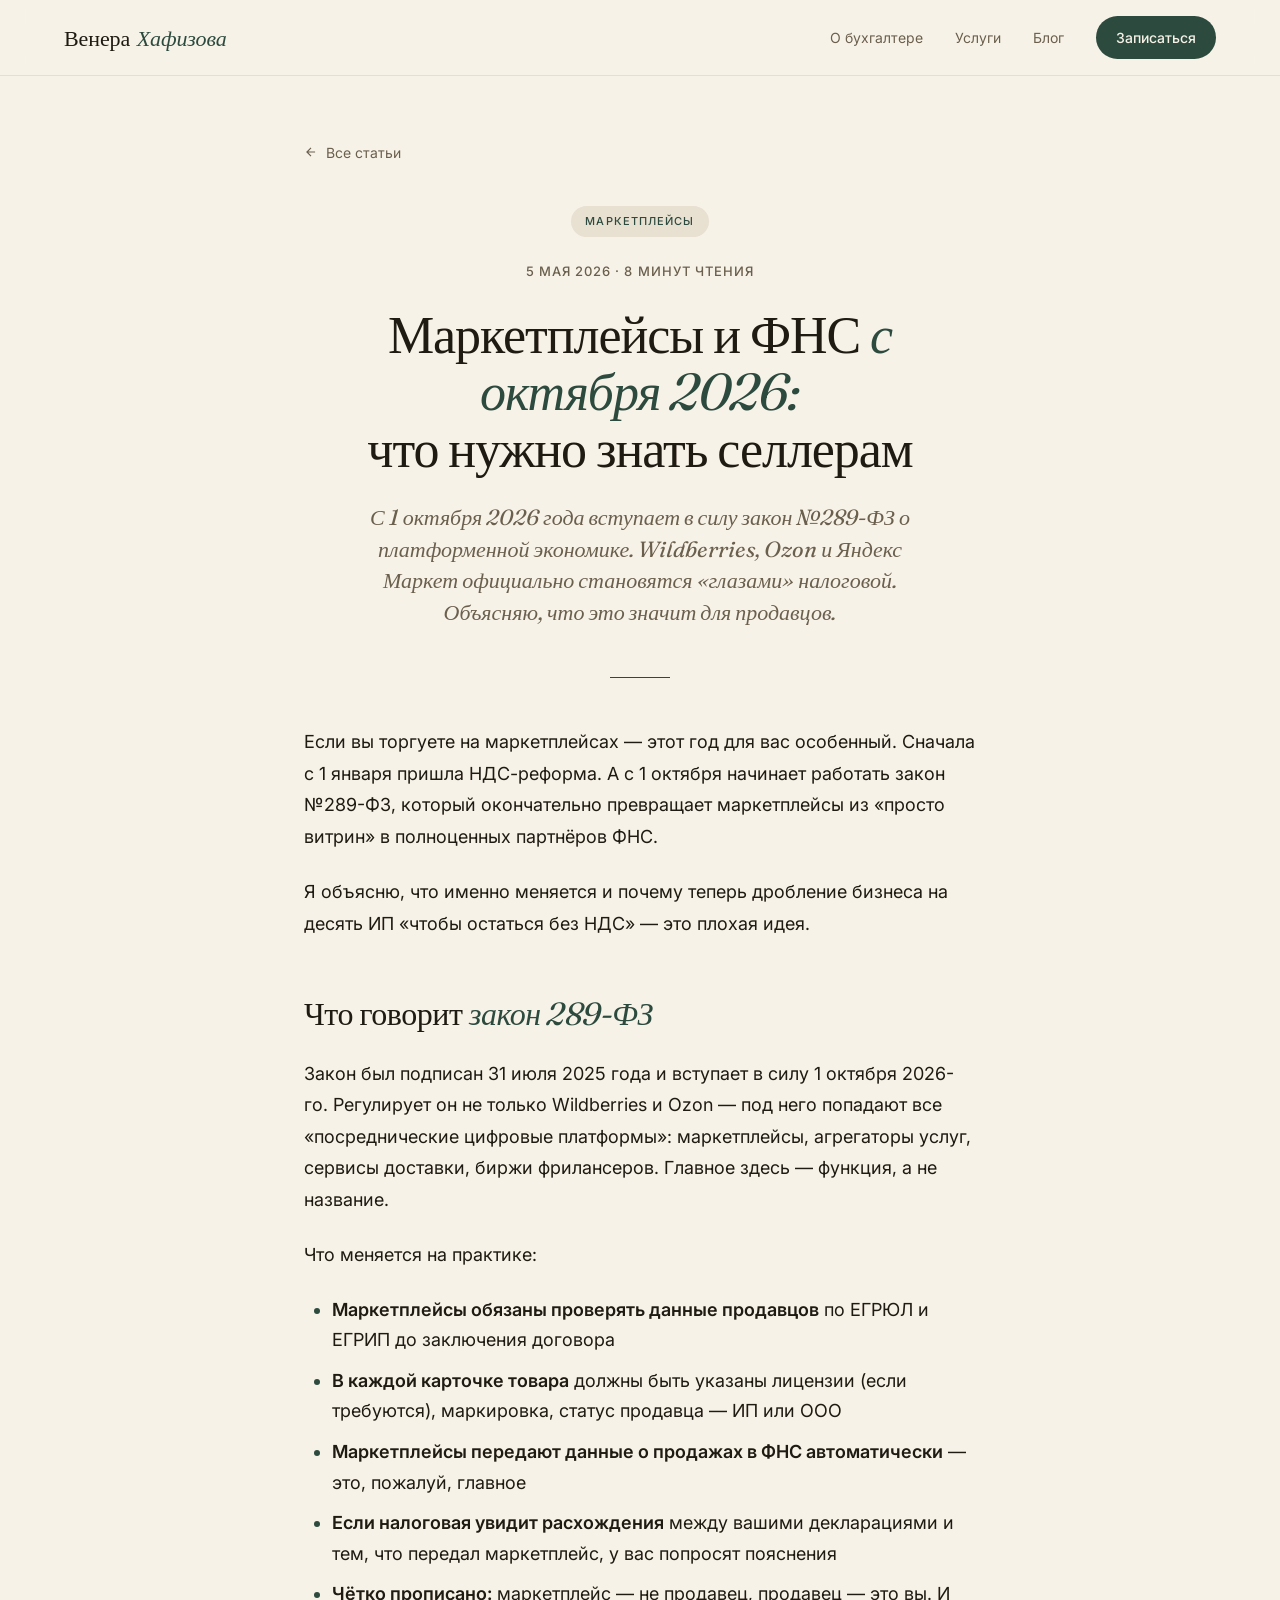
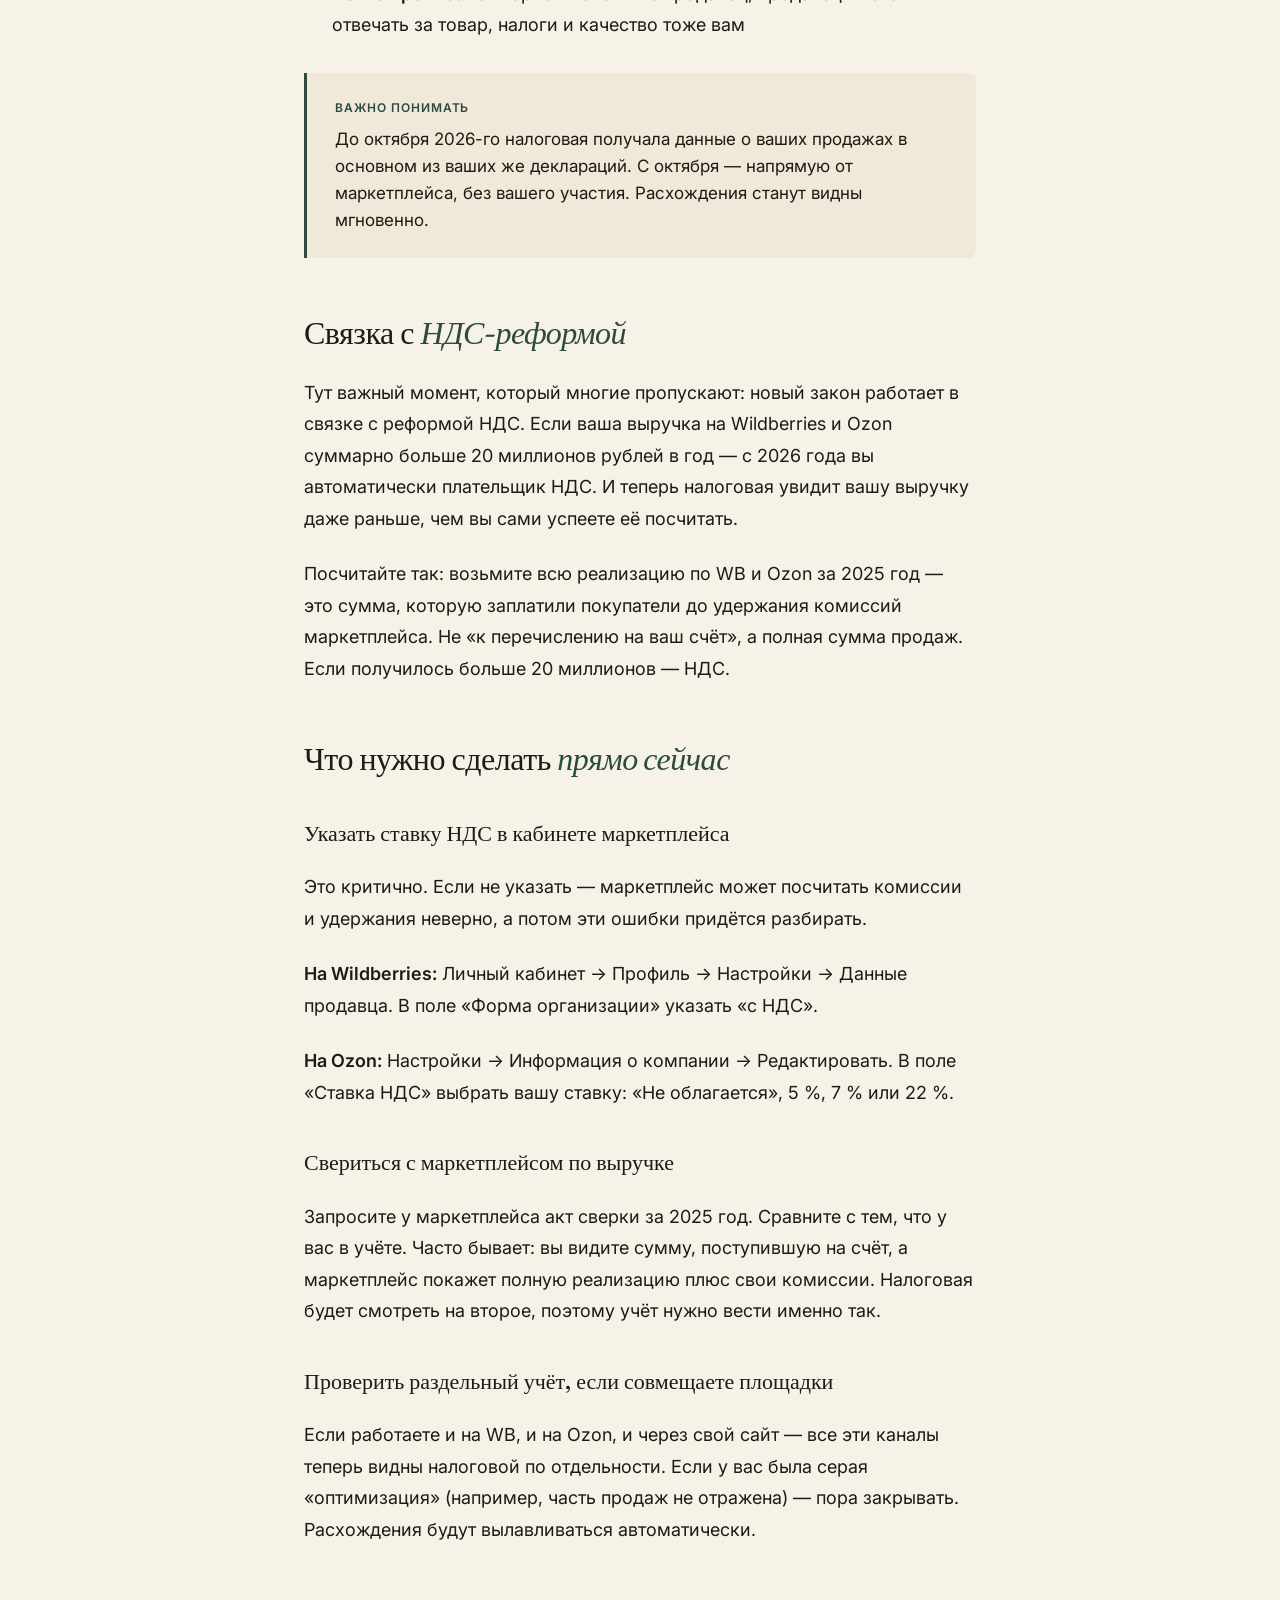
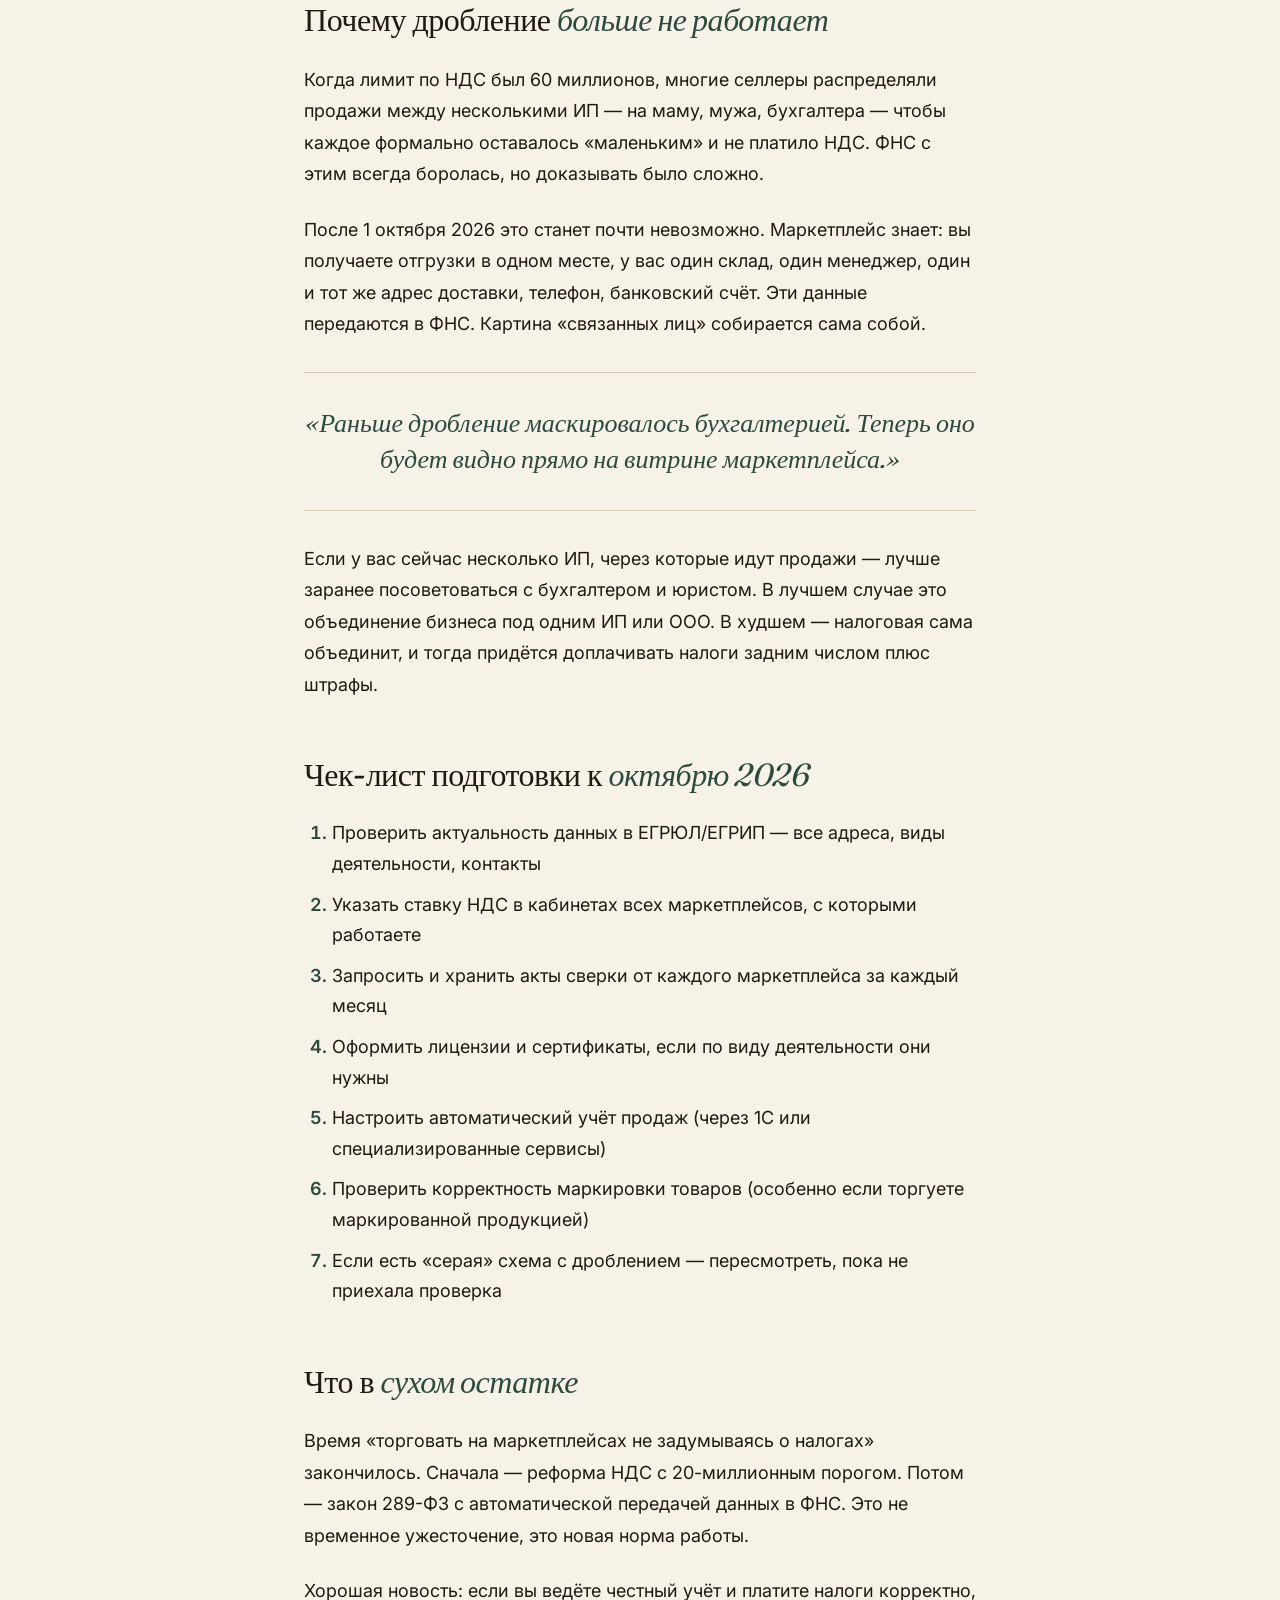
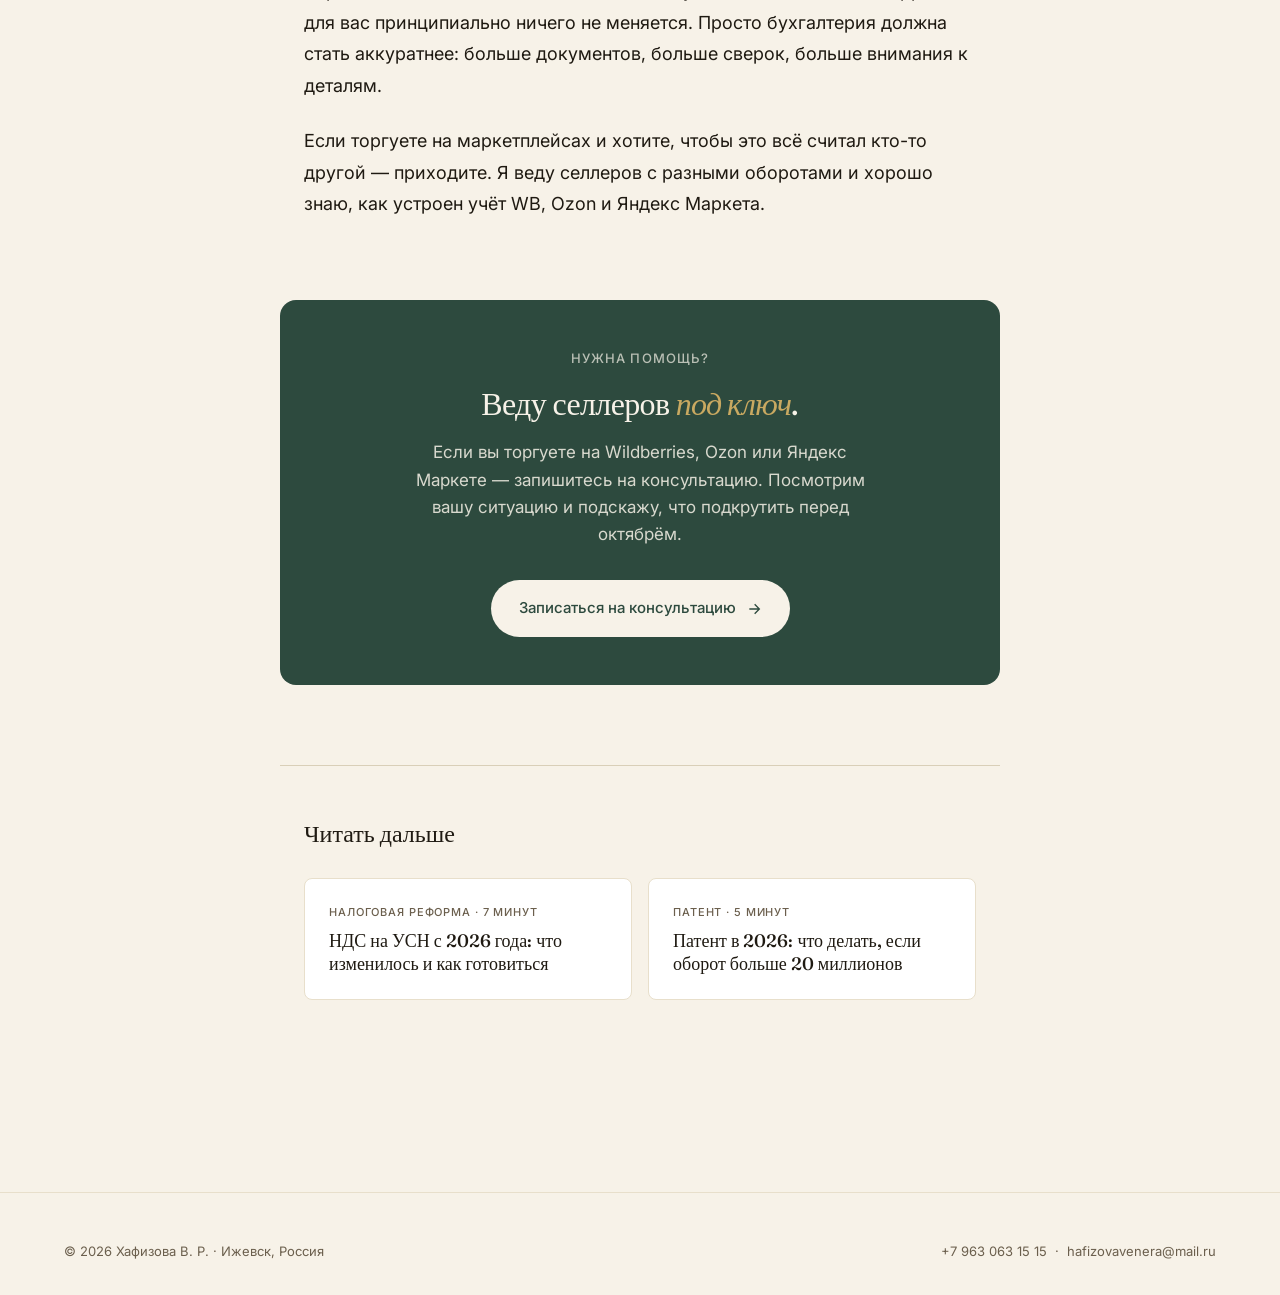
<file: blog/marketplaces-2026.html>
<!DOCTYPE html>
<html lang="ru">
<head>
<meta charset="UTF-8" />
<meta name="viewport" content="width=device-width, initial-scale=1.0" />
<title>Маркетплейсы и ФНС с октября 2026 — Венера Хафизова</title>
<meta name="description" content="С 1 октября 2026 года вступает в силу закон 289-ФЗ. Wildberries, Ozon и Яндекс Маркет становятся партнёрами налоговой и будут передавать данные о продажах автоматически." />
<meta name="theme-color" content="#F7F2E8" />

<meta property="og:title" content="Маркетплейсы и ФНС с октября 2026: что нужно знать селлерам" />
<meta property="og:description" content="С 1 октября 2026 маркетплейсы автоматически передают данные о продажах в налоговую. Что это значит для продавцов." />
<meta property="og:type" content="article" />
<meta property="og:locale" content="ru_RU" />

<link rel="preconnect" href="https://fonts.googleapis.com" />
<link rel="preconnect" href="https://fonts.gstatic.com" crossorigin />
<link href="https://fonts.googleapis.com/css2?family=Fraunces:opsz,wght@9..144,400;9..144,500;9..144,600&family=Inter:wght@400;500;600&display=swap" rel="stylesheet" />
<link rel="stylesheet" href="article.css" />
<!-- Google tag (gtag.js) -->
<script async src="https://www.googletagmanager.com/gtag/js?id=G-5ZSSXM8WCE"></script>
<script>
  window.dataLayer = window.dataLayer || [];
  function gtag(){dataLayer.push(arguments);}
  gtag('js', new Date());
  gtag('config', 'G-5ZSSXM8WCE');
</script>
<!-- Yandex.Metrika counter -->
<script type="text/javascript">
    (function(m,e,t,r,i,k,a){
        m[i]=m[i]||function(){(m[i].a=m[i].a||[]).push(arguments)};
        m[i].l=1*new Date();
        for (var j = 0; j < document.scripts.length; j++) {if (document.scripts[j].src === r) { return; }}
        k=e.createElement(t),a=e.getElementsByTagName(t)[0],k.async=1,k.src=r,a.parentNode.insertBefore(k,a)
    })(window, document,'script','https://mc.yandex.ru/metrika/tag.js?id=109188738', 'ym');
    ym(109188738, 'init', {ssr:true, webvisor:true, clickmap:true, ecommerce:"dataLayer", referrer: document.referrer, url: location.href, accurateTrackBounce:true, trackLinks:true});
</script>
<noscript><div><img src="https://mc.yandex.ru/watch/109188738" style="position:absolute; left:-9999px;" alt="" /></div></noscript>
<!-- /Yandex.Metrika counter -->
</head>
<body>

<header class="header">
  <div class="header-inner">
    <a href="../index.html" class="logo" aria-label="На главную">
      Венера<em>Хафизова</em>
    </a>
    <nav class="nav">
      <a href="../index.html#about" class="nav-link-text">О бухгалтере</a>
      <a href="../index.html#services" class="nav-link-text">Услуги</a>
      <a href="../index.html#blog" class="nav-link-text">Блог</a>
      <a href="../index.html#contact" class="nav-cta">Записаться</a>
    </nav>
  </div>
</header>

<article class="article">
  <div class="article-back">
    <a href="../index.html#blog">
      <svg viewBox="0 0 24 24" fill="none" stroke="currentColor" stroke-width="2"><path d="M19 12H5M12 19l-7-7 7-7"/></svg>
      Все статьи
    </a>
  </div>

  <div class="article-hero">
    <span class="article-tag">Маркетплейсы</span>
    <div class="article-meta">5 мая 2026 · 8 минут чтения</div>
    <h1>Маркетплейсы и ФНС <em>с октября 2026:</em><br/>что нужно знать селлерам</h1>
    <p class="article-lead">
      С 1 октября 2026 года вступает в силу закон №289-ФЗ о платформенной
      экономике. Wildberries, Ozon и Яндекс Маркет официально становятся
      «глазами» налоговой. Объясняю, что это значит для продавцов.
    </p>
  </div>

  <div class="article-divider"></div>

  <div class="article-body">
    <p>
      Если вы торгуете на маркетплейсах — этот год для вас особенный.
      Сначала с 1 января пришла НДС-реформа. А с 1 октября начинает работать
      закон №289-ФЗ, который окончательно превращает маркетплейсы из «просто
      витрин» в полноценных партнёров ФНС.
    </p>
    <p>
      Я объясню, что именно меняется и почему теперь дробление бизнеса
      на десять ИП «чтобы остаться без НДС» — это плохая идея.
    </p>

    <h2>Что говорит <em>закон 289-ФЗ</em></h2>

    <p>
      Закон был подписан 31 июля 2025 года и вступает в силу 1 октября 2026-го.
      Регулирует он не только Wildberries и Ozon — под него попадают все
      «посреднические цифровые платформы»: маркетплейсы, агрегаторы услуг,
      сервисы доставки, биржи фрилансеров. Главное здесь — функция, а не
      название.
    </p>

    <p>Что меняется на практике:</p>

    <ul>
      <li><strong>Маркетплейсы обязаны проверять данные продавцов</strong> по ЕГРЮЛ и ЕГРИП до заключения договора</li>
      <li><strong>В каждой карточке товара</strong> должны быть указаны лицензии (если требуются), маркировка, статус продавца — ИП или ООО</li>
      <li><strong>Маркетплейсы передают данные о продажах в ФНС автоматически</strong> — это, пожалуй, главное</li>
      <li><strong>Если налоговая увидит расхождения</strong> между вашими декларациями и тем, что передал маркетплейс, у вас попросят пояснения</li>
      <li><strong>Чётко прописано:</strong> маркетплейс — не продавец, продавец — это вы. И отвечать за товар, налоги и качество тоже вам</li>
    </ul>

    <div class="callout">
      <div class="callout-label">Важно понимать</div>
      <p>
        До октября 2026-го налоговая получала данные о ваших продажах
        в основном из ваших же деклараций. С октября — напрямую от маркетплейса,
        без вашего участия. Расхождения станут видны мгновенно.
      </p>
    </div>

    <h2>Связка с <em>НДС-реформой</em></h2>

    <p>
      Тут важный момент, который многие пропускают: новый закон работает в связке
      с реформой НДС. Если ваша выручка на Wildberries и Ozon суммарно больше
      20 миллионов рублей в год — с 2026 года вы автоматически плательщик НДС.
      И теперь налоговая увидит вашу выручку даже раньше, чем вы сами успеете
      её посчитать.
    </p>

    <p>
      Посчитайте так: возьмите всю реализацию по WB и Ozon за 2025 год — это
      сумма, которую заплатили покупатели до удержания комиссий маркетплейса.
      Не «к перечислению на ваш счёт», а полная сумма продаж. Если получилось
      больше 20 миллионов — НДС.
    </p>

    <h2>Что нужно сделать <em>прямо сейчас</em></h2>

    <h3>Указать ставку НДС в кабинете маркетплейса</h3>
    <p>
      Это критично. Если не указать — маркетплейс может посчитать комиссии
      и удержания неверно, а потом эти ошибки придётся разбирать.
    </p>

    <p><strong>На Wildberries:</strong> Личный кабинет → Профиль → Настройки → Данные продавца. В поле «Форма организации» указать «с НДС».</p>

    <p><strong>На Ozon:</strong> Настройки → Информация о компании → Редактировать. В поле «Ставка НДС» выбрать вашу ставку: «Не облагается», 5 %, 7 % или 22 %.</p>

    <h3>Свериться с маркетплейсом по выручке</h3>
    <p>
      Запросите у маркетплейса акт сверки за 2025 год. Сравните с тем, что у
      вас в учёте. Часто бывает: вы видите сумму, поступившую на счёт, а маркетплейс
      покажет полную реализацию плюс свои комиссии. Налоговая будет смотреть на
      второе, поэтому учёт нужно вести именно так.
    </p>

    <h3>Проверить раздельный учёт, если совмещаете площадки</h3>
    <p>
      Если работаете и на WB, и на Ozon, и через свой сайт — все эти каналы
      теперь видны налоговой по отдельности. Если у вас была серая
      «оптимизация» (например, часть продаж не отражена) — пора закрывать.
      Расхождения будут вылавливаться автоматически.
    </p>

    <h2>Почему дробление <em>больше не работает</em></h2>

    <p>
      Когда лимит по НДС был 60 миллионов, многие селлеры распределяли продажи
      между несколькими ИП — на маму, мужа, бухгалтера — чтобы каждое формально
      оставалось «маленьким» и не платило НДС. ФНС с этим всегда боролась, но
      доказывать было сложно.
    </p>

    <p>
      После 1 октября 2026 это станет почти невозможно. Маркетплейс знает:
      вы получаете отгрузки в одном месте, у вас один склад, один менеджер,
      один и тот же адрес доставки, телефон, банковский счёт. Эти данные передаются
      в ФНС. Картина «связанных лиц» собирается сама собой.
    </p>

    <div class="pull-quote">
      «Раньше дробление маскировалось бухгалтерией. Теперь оно
      будет видно прямо на витрине маркетплейса.»
    </div>

    <p>
      Если у вас сейчас несколько ИП, через которые идут продажи — лучше заранее
      посоветоваться с бухгалтером и юристом. В лучшем случае это объединение
      бизнеса под одним ИП или ООО. В худшем — налоговая сама объединит, и
      тогда придётся доплачивать налоги задним числом плюс штрафы.
    </p>

    <h2>Чек-лист подготовки к <em>октябрю 2026</em></h2>

    <ol>
      <li>Проверить актуальность данных в ЕГРЮЛ/ЕГРИП — все адреса, виды деятельности, контакты</li>
      <li>Указать ставку НДС в кабинетах всех маркетплейсов, с которыми работаете</li>
      <li>Запросить и хранить акты сверки от каждого маркетплейса за каждый месяц</li>
      <li>Оформить лицензии и сертификаты, если по виду деятельности они нужны</li>
      <li>Настроить автоматический учёт продаж (через 1С или специализированные сервисы)</li>
      <li>Проверить корректность маркировки товаров (особенно если торгуете маркированной продукцией)</li>
      <li>Если есть «серая» схема с дроблением — пересмотреть, пока не приехала проверка</li>
    </ol>

    <h2>Что в <em>сухом остатке</em></h2>

    <p>
      Время «торговать на маркетплейсах не задумываясь о налогах» закончилось.
      Сначала — реформа НДС с 20-миллионным порогом. Потом — закон 289-ФЗ
      с автоматической передачей данных в ФНС. Это не временное ужесточение,
      это новая норма работы.
    </p>

    <p>
      Хорошая новость: если вы ведёте честный учёт и платите налоги корректно,
      для вас принципиально ничего не меняется. Просто бухгалтерия должна стать
      аккуратнее: больше документов, больше сверок, больше внимания к деталям.
    </p>

    <p>
      Если торгуете на маркетплейсах и хотите, чтобы это всё считал кто-то
      другой — приходите. Я веду селлеров с разными оборотами и хорошо знаю,
      как устроен учёт WB, Ozon и Яндекс Маркета.
    </p>
  </div>

  <div class="article-cta">
    <div class="article-cta-eyebrow">Нужна помощь?</div>
    <h3>Веду селлеров <em>под ключ</em>.</h3>
    <p>
      Если вы торгуете на Wildberries, Ozon или Яндекс Маркете — запишитесь
      на консультацию. Посмотрим вашу ситуацию и подскажу, что подкрутить
      перед октябрём.
    </p>
    <a href="../index.html#contact" class="article-cta-btn">
      Записаться на консультацию
      <svg viewBox="0 0 24 24" width="16" height="16" fill="none" stroke="currentColor" stroke-width="2"><path d="M5 12h14M13 5l7 7-7 7"/></svg>
    </a>
  </div>

  <div class="more-articles">
    <h4>Читать дальше</h4>
    <div class="more-list">
      <a href="nds-na-usn-2026.html" class="more-item">
        <div class="more-item-meta">Налоговая реформа · 7 минут</div>
        <h5>НДС на УСН с 2026 года: что изменилось и как готовиться</h5>
      </a>
      <a href="patent-2026.html" class="more-item">
        <div class="more-item-meta">Патент · 5 минут</div>
        <h5>Патент в 2026: что делать, если оборот больше 20 миллионов</h5>
      </a>
    </div>
  </div>
</article>

<footer>
  <div class="container footer-simple">
    <span><a href="../index.html">© 2026 Хафизова В. Р.</a> · Ижевск, Россия</span>
    <span>
      <a href="tel:+79630631515">+7 963 063 15 15</a>
      &nbsp;·&nbsp;
      <a href="mailto:hafizovavenera@mail.ru">hafizovavenera@mail.ru</a>
    </span>
  </div>
</footer>

</body>
</html>
</file>
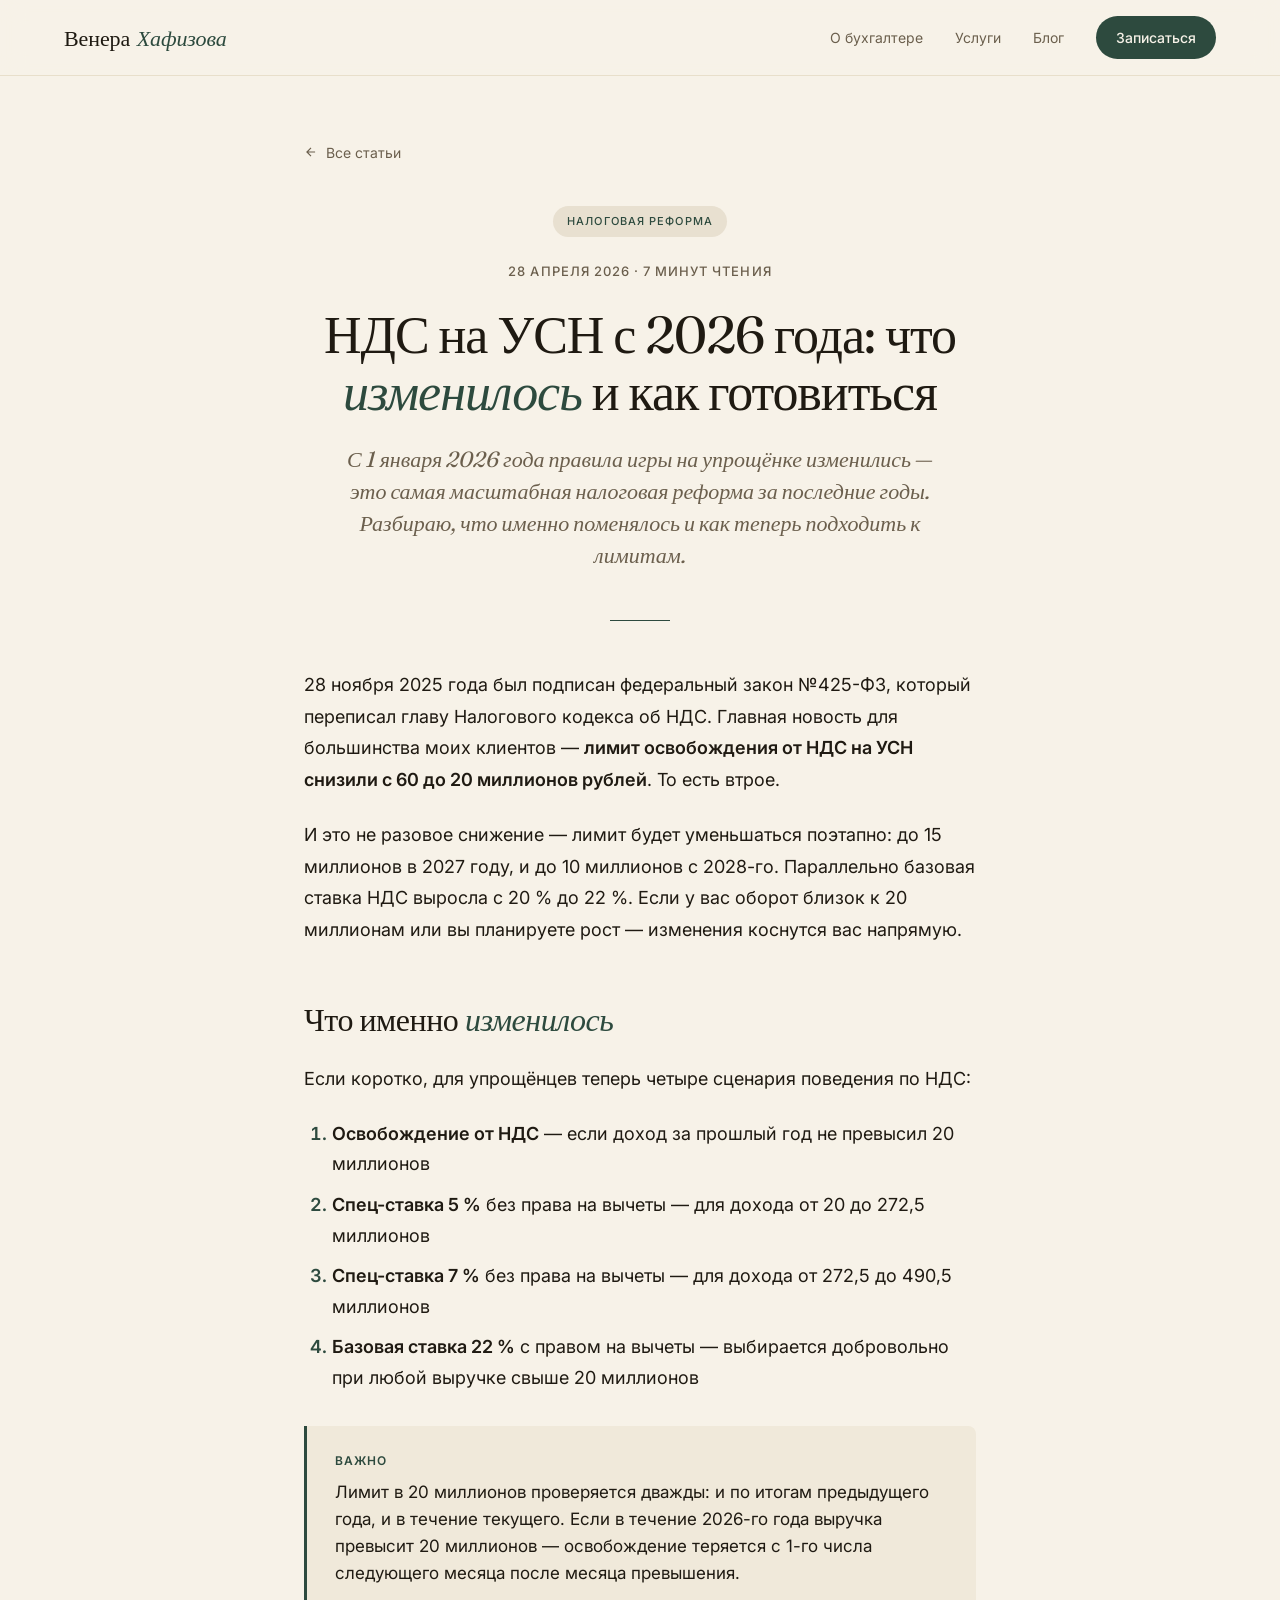
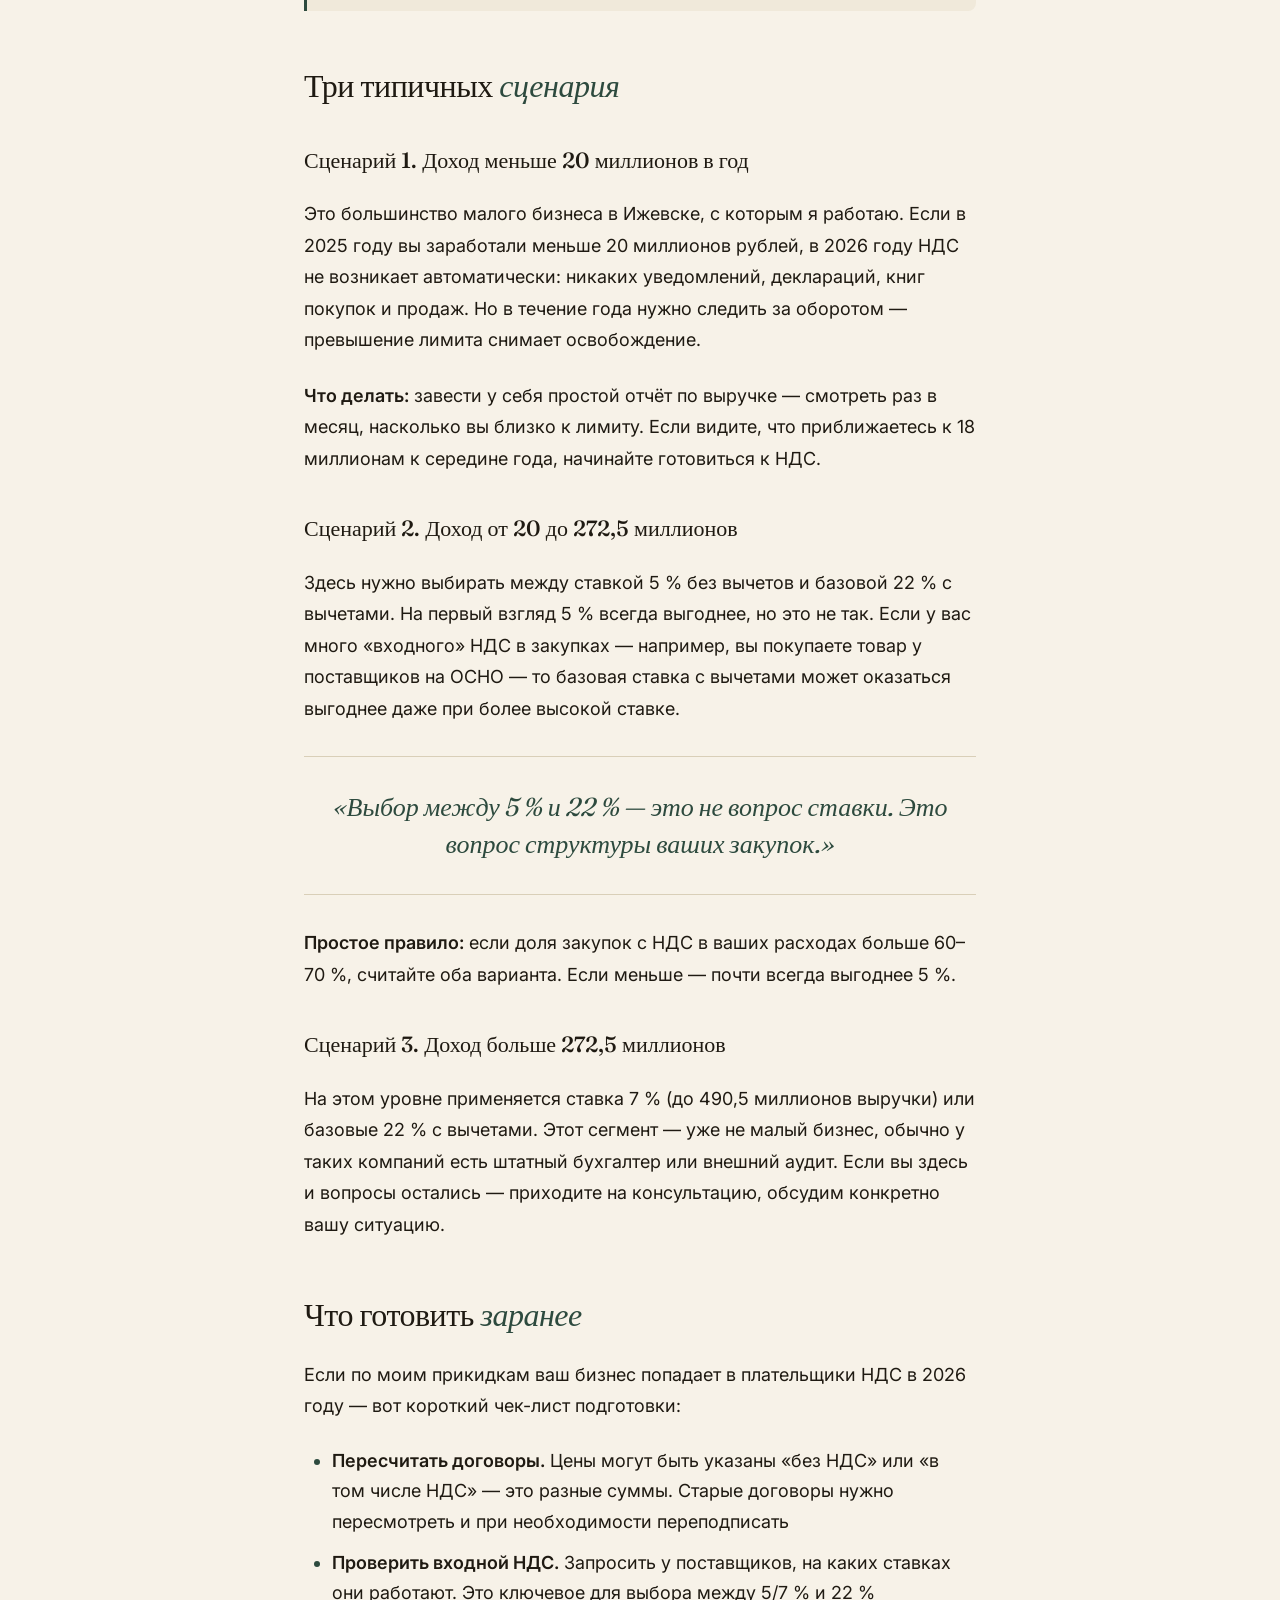
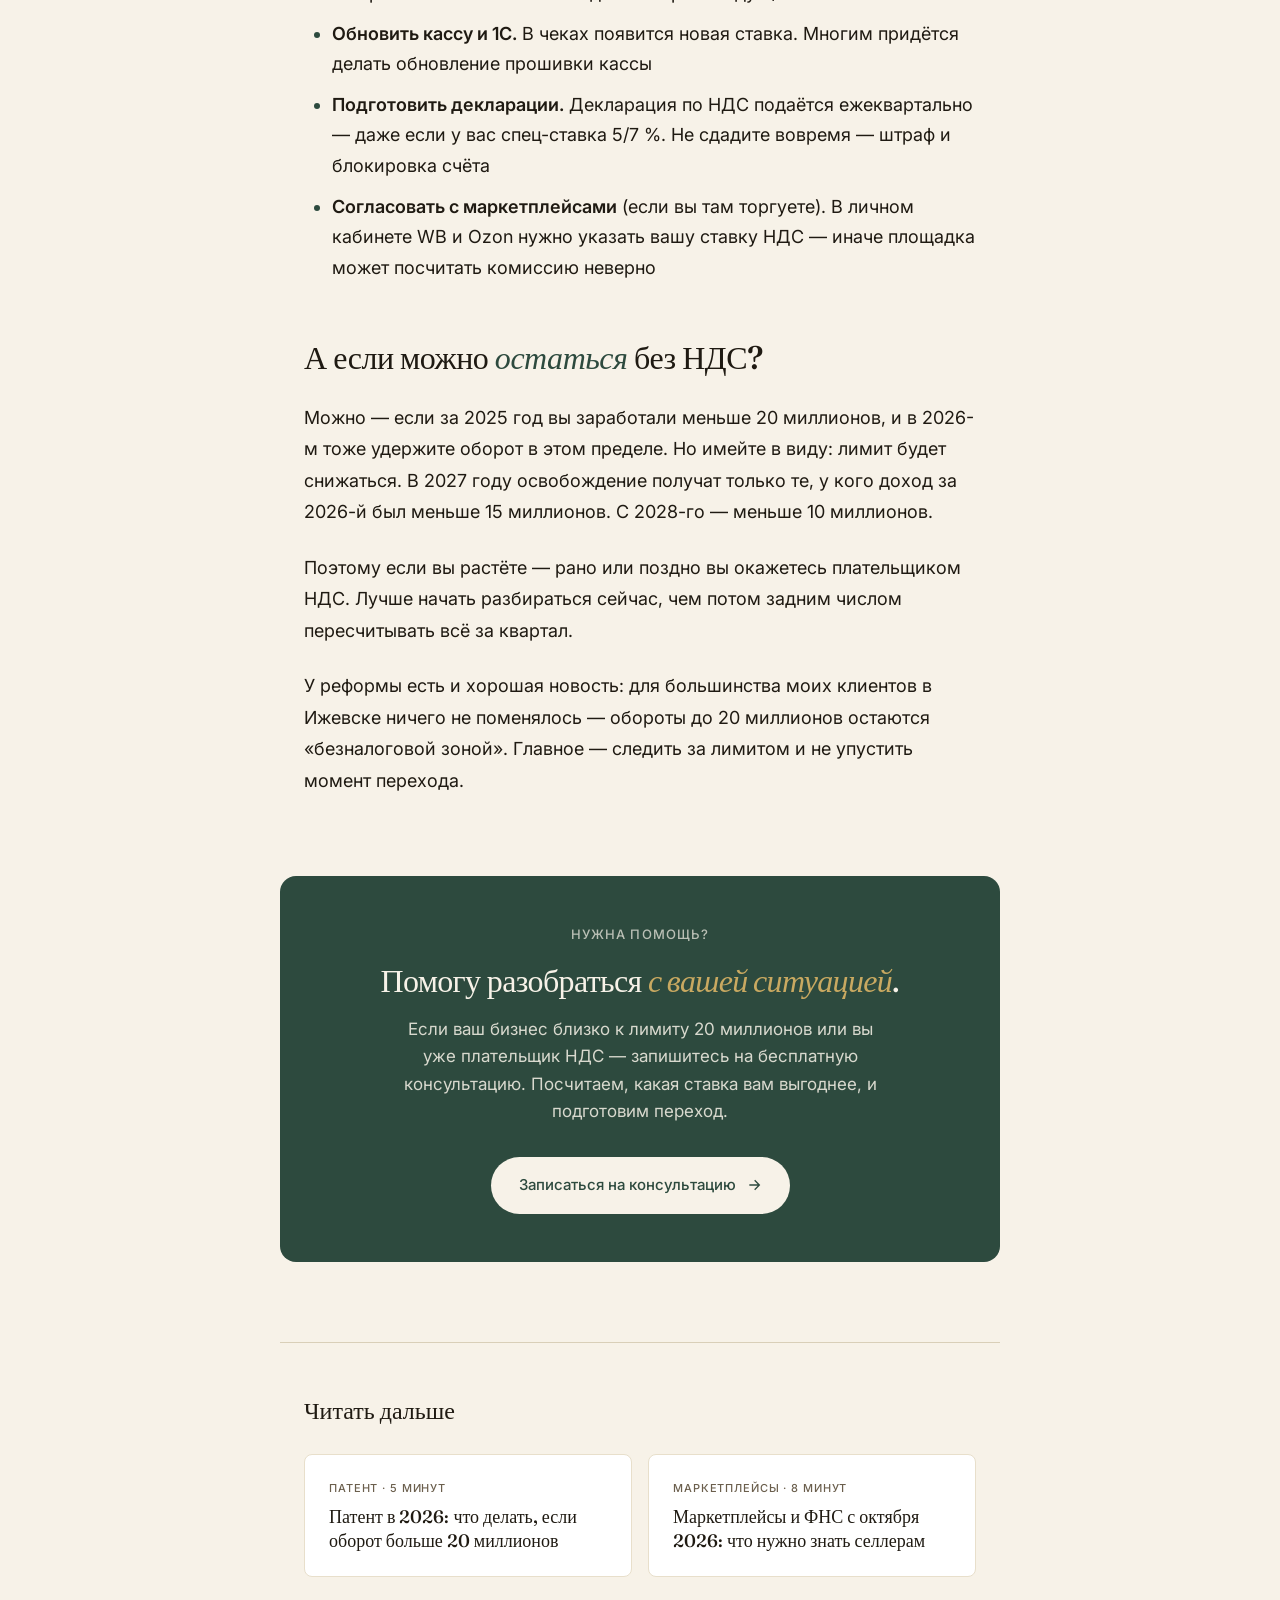
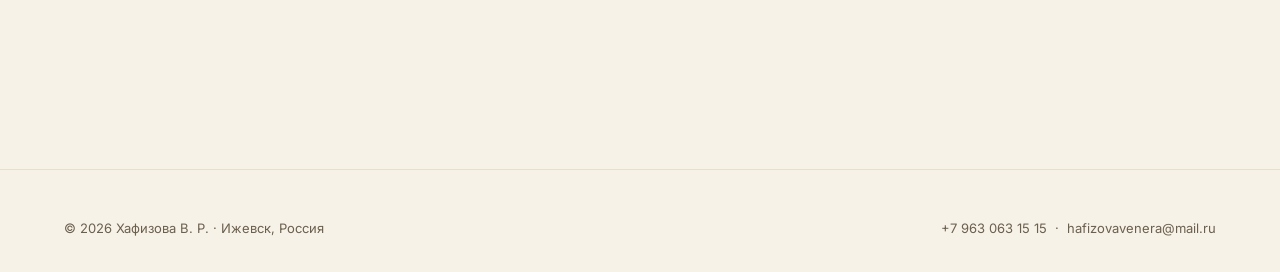
<file: blog/nds-na-usn-2026.html>
<!DOCTYPE html>
<html lang="ru">
<head>
<meta charset="UTF-8" />
<meta name="viewport" content="width=device-width, initial-scale=1.0" />
<title>НДС на УСН с 2026 года: что изменилось — Венера Хафизова</title>
<meta name="description" content="С 1 января 2026 года правила НДС для упрощёнки изменились. Лимит освобождения снижен с 60 до 20 млн рублей, ставка выросла до 22%. Разбираем, что делать." />
<meta name="theme-color" content="#F7F2E8" />

<meta property="og:title" content="НДС на УСН с 2026 года: что изменилось" />
<meta property="og:description" content="Лимит освобождения снижен с 60 до 20 млн рублей. Что выбрать: 5/7% или 22%?" />
<meta property="og:type" content="article" />
<meta property="og:locale" content="ru_RU" />

<link rel="preconnect" href="https://fonts.googleapis.com" />
<link rel="preconnect" href="https://fonts.gstatic.com" crossorigin />
<link href="https://fonts.googleapis.com/css2?family=Fraunces:opsz,wght@9..144,400;9..144,500;9..144,600&family=Inter:wght@400;500;600&display=swap" rel="stylesheet" />
<link rel="stylesheet" href="article.css" />
<!-- Google tag (gtag.js) -->
<script async src="https://www.googletagmanager.com/gtag/js?id=G-5ZSSXM8WCE"></script>
<script>
  window.dataLayer = window.dataLayer || [];
  function gtag(){dataLayer.push(arguments);}
  gtag('js', new Date());

  gtag('config', 'G-5ZSSXM8WCE');
</script>
<!-- Yandex.Metrika counter -->
<script type="text/javascript">
    (function(m,e,t,r,i,k,a){
        m[i]=m[i]||function(){(m[i].a=m[i].a||[]).push(arguments)};
        m[i].l=1*new Date();
        for (var j = 0; j < document.scripts.length; j++) {if (document.scripts[j].src === r) { return; }}
        k=e.createElement(t),a=e.getElementsByTagName(t)[0],k.async=1,k.src=r,a.parentNode.insertBefore(k,a)
    })(window, document,'script','https://mc.yandex.ru/metrika/tag.js?id=109188738', 'ym');
    ym(109188738, 'init', {ssr:true, webvisor:true, clickmap:true, ecommerce:"dataLayer", referrer: document.referrer, url: location.href, accurateTrackBounce:true, trackLinks:true});
</script>
<noscript><div><img src="https://mc.yandex.ru/watch/109188738" style="position:absolute; left:-9999px;" alt="" /></div></noscript>
<!-- /Yandex.Metrika counter -->
</head>
<body>

<header class="header">
  <div class="header-inner">
    <a href="../index.html" class="logo" aria-label="На главную">
      Венера<em>Хафизова</em>
    </a>
    <nav class="nav">
      <a href="../index.html#about" class="nav-link-text">О бухгалтере</a>
      <a href="../index.html#services" class="nav-link-text">Услуги</a>
      <a href="../index.html#blog" class="nav-link-text">Блог</a>
      <a href="../index.html#contact" class="nav-cta">Записаться</a>
    </nav>
  </div>
</header>

<article class="article">
  <div class="article-back">
    <a href="../index.html#blog">
      <svg viewBox="0 0 24 24" fill="none" stroke="currentColor" stroke-width="2"><path d="M19 12H5M12 19l-7-7 7-7"/></svg>
      Все статьи
    </a>
  </div>

  <div class="article-hero">
    <span class="article-tag">Налоговая реформа</span>
    <div class="article-meta">28 апреля 2026 · 7 минут чтения</div>
    <h1>НДС на УСН с 2026 года: что <em>изменилось</em> и как готовиться</h1>
    <p class="article-lead">
      С 1 января 2026 года правила игры на упрощёнке изменились — это самая
      масштабная налоговая реформа за последние годы. Разбираю,
      что именно поменялось и как теперь подходить к лимитам.
    </p>
  </div>

  <div class="article-divider"></div>

  <div class="article-body">
    <p>
      28 ноября 2025 года был подписан федеральный закон №425-ФЗ, который
      переписал главу Налогового кодекса об НДС. Главная новость для большинства
      моих клиентов — <strong>лимит освобождения от НДС на УСН снизили с 60 до 20 миллионов рублей</strong>.
      То есть втрое.
    </p>
    <p>
      И это не разовое снижение — лимит будет уменьшаться поэтапно: до 15 миллионов
      в 2027 году, и до 10 миллионов с 2028-го. Параллельно базовая ставка НДС
      выросла с 20 % до 22 %. Если у вас оборот близок к 20 миллионам или вы планируете
      рост — изменения коснутся вас напрямую.
    </p>

    <h2>Что именно <em>изменилось</em></h2>

    <p>Если коротко, для упрощёнцев теперь четыре сценария поведения по НДС:</p>

    <ol>
      <li><strong>Освобождение от НДС</strong> — если доход за прошлый год не превысил 20 миллионов</li>
      <li><strong>Спец-ставка 5 %</strong> без права на вычеты — для дохода от 20 до 272,5 миллионов</li>
      <li><strong>Спец-ставка 7 %</strong> без права на вычеты — для дохода от 272,5 до 490,5 миллионов</li>
      <li><strong>Базовая ставка 22 %</strong> с правом на вычеты — выбирается добровольно при любой выручке свыше 20 миллионов</li>
    </ol>

    <div class="callout">
      <div class="callout-label">Важно</div>
      <p>Лимит в 20 миллионов проверяется дважды: и по итогам предыдущего года,
      и в течение текущего. Если в течение 2026-го года выручка превысит 20 миллионов —
      освобождение теряется с 1-го числа следующего месяца после месяца превышения.</p>
    </div>

    <h2>Три типичных <em>сценария</em></h2>

    <h3>Сценарий 1. Доход меньше 20 миллионов в год</h3>
    <p>
      Это большинство малого бизнеса в Ижевске, с которым я работаю. Если в 2025
      году вы заработали меньше 20 миллионов рублей, в 2026 году НДС не возникает
      автоматически: никаких уведомлений, деклараций, книг покупок и продаж.
      Но в течение года нужно следить за оборотом — превышение лимита снимает
      освобождение.
    </p>
    <p>
      <strong>Что делать:</strong> завести у себя простой отчёт по выручке —
      смотреть раз в месяц, насколько вы близко к лимиту. Если видите, что
      приближаетесь к 18 миллионам к середине года, начинайте готовиться к НДС.
    </p>

    <h3>Сценарий 2. Доход от 20 до 272,5 миллионов</h3>
    <p>
      Здесь нужно выбирать между ставкой 5 % без вычетов и базовой 22 % с вычетами.
      На первый взгляд 5 % всегда выгоднее, но это не так. Если у вас много
      «входного» НДС в закупках — например, вы покупаете товар у поставщиков на
      ОСНО — то базовая ставка с вычетами может оказаться выгоднее даже при
      более высокой ставке.
    </p>

    <div class="pull-quote">
      «Выбор между 5 % и 22 % — это не вопрос ставки. Это вопрос структуры ваших закупок.»
    </div>

    <p>
      <strong>Простое правило:</strong> если доля закупок с НДС в ваших расходах
      больше 60–70 %, считайте оба варианта. Если меньше — почти всегда выгоднее 5 %.
    </p>

    <h3>Сценарий 3. Доход больше 272,5 миллионов</h3>
    <p>
      На этом уровне применяется ставка 7 % (до 490,5 миллионов выручки) или
      базовые 22 % с вычетами. Этот сегмент — уже не малый бизнес, обычно у таких
      компаний есть штатный бухгалтер или внешний аудит. Если вы здесь и вопросы
      остались — приходите на консультацию, обсудим конкретно вашу ситуацию.
    </p>

    <h2>Что готовить <em>заранее</em></h2>

    <p>Если по моим прикидкам ваш бизнес попадает в плательщики НДС в 2026 году —
    вот короткий чек-лист подготовки:</p>

    <ul>
      <li><strong>Пересчитать договоры.</strong> Цены могут быть указаны «без НДС» или «в том числе НДС» — это разные суммы. Старые договоры нужно пересмотреть и при необходимости переподписать</li>
      <li><strong>Проверить входной НДС.</strong> Запросить у поставщиков, на каких ставках они работают. Это ключевое для выбора между 5/7 % и 22 %</li>
      <li><strong>Обновить кассу и 1С.</strong> В чеках появится новая ставка. Многим придётся делать обновление прошивки кассы</li>
      <li><strong>Подготовить декларации.</strong> Декларация по НДС подаётся ежеквартально — даже если у вас спец-ставка 5/7 %. Не сдадите вовремя — штраф и блокировка счёта</li>
      <li><strong>Согласовать с маркетплейсами</strong> (если вы там торгуете). В личном кабинете WB и Ozon нужно указать вашу ставку НДС — иначе площадка может посчитать комиссию неверно</li>
    </ul>

    <h2>А если можно <em>остаться</em> без НДС?</h2>

    <p>
      Можно — если за 2025 год вы заработали меньше 20 миллионов, и в 2026-м тоже
      удержите оборот в этом пределе. Но имейте в виду: лимит будет снижаться.
      В 2027 году освобождение получат только те, у кого доход за 2026-й был
      меньше 15 миллионов. С 2028-го — меньше 10 миллионов.
    </p>
    <p>
      Поэтому если вы растёте — рано или поздно вы окажетесь плательщиком НДС.
      Лучше начать разбираться сейчас, чем потом задним числом пересчитывать всё
      за квартал.
    </p>

    <p>
      У реформы есть и хорошая новость: для большинства моих клиентов в Ижевске
      ничего не поменялось — обороты до 20 миллионов остаются «безналоговой
      зоной». Главное — следить за лимитом и не упустить момент перехода.
    </p>
  </div>

  <div class="article-cta">
    <div class="article-cta-eyebrow">Нужна помощь?</div>
    <h3>Помогу разобраться <em>с вашей ситуацией</em>.</h3>
    <p>
      Если ваш бизнес близко к лимиту 20 миллионов или вы уже плательщик НДС —
      запишитесь на бесплатную консультацию. Посчитаем, какая ставка вам выгоднее,
      и подготовим переход.
    </p>
    <a href="../index.html#contact" class="article-cta-btn">
      Записаться на консультацию
      <svg viewBox="0 0 24 24" width="16" height="16" fill="none" stroke="currentColor" stroke-width="2"><path d="M5 12h14M13 5l7 7-7 7"/></svg>
    </a>
  </div>

  <div class="more-articles">
    <h4>Читать дальше</h4>
    <div class="more-list">
      <a href="patent-2026.html" class="more-item">
        <div class="more-item-meta">Патент · 5 минут</div>
        <h5>Патент в 2026: что делать, если оборот больше 20 миллионов</h5>
      </a>
      <a href="marketplaces-2026.html" class="more-item">
        <div class="more-item-meta">Маркетплейсы · 8 минут</div>
        <h5>Маркетплейсы и ФНС с октября 2026: что нужно знать селлерам</h5>
      </a>
    </div>
  </div>
</article>

<footer>
  <div class="container footer-simple">
    <span><a href="../index.html">© 2026 Хафизова В. Р.</a> · Ижевск, Россия</span>
    <span>
      <a href="tel:+79630631515">+7 963 063 15 15</a>
      &nbsp;·&nbsp;
      <a href="mailto:hafizovavenera@mail.ru">hafizovavenera@mail.ru</a>
    </span>
  </div>
</footer>

</body>
</html>
</file>
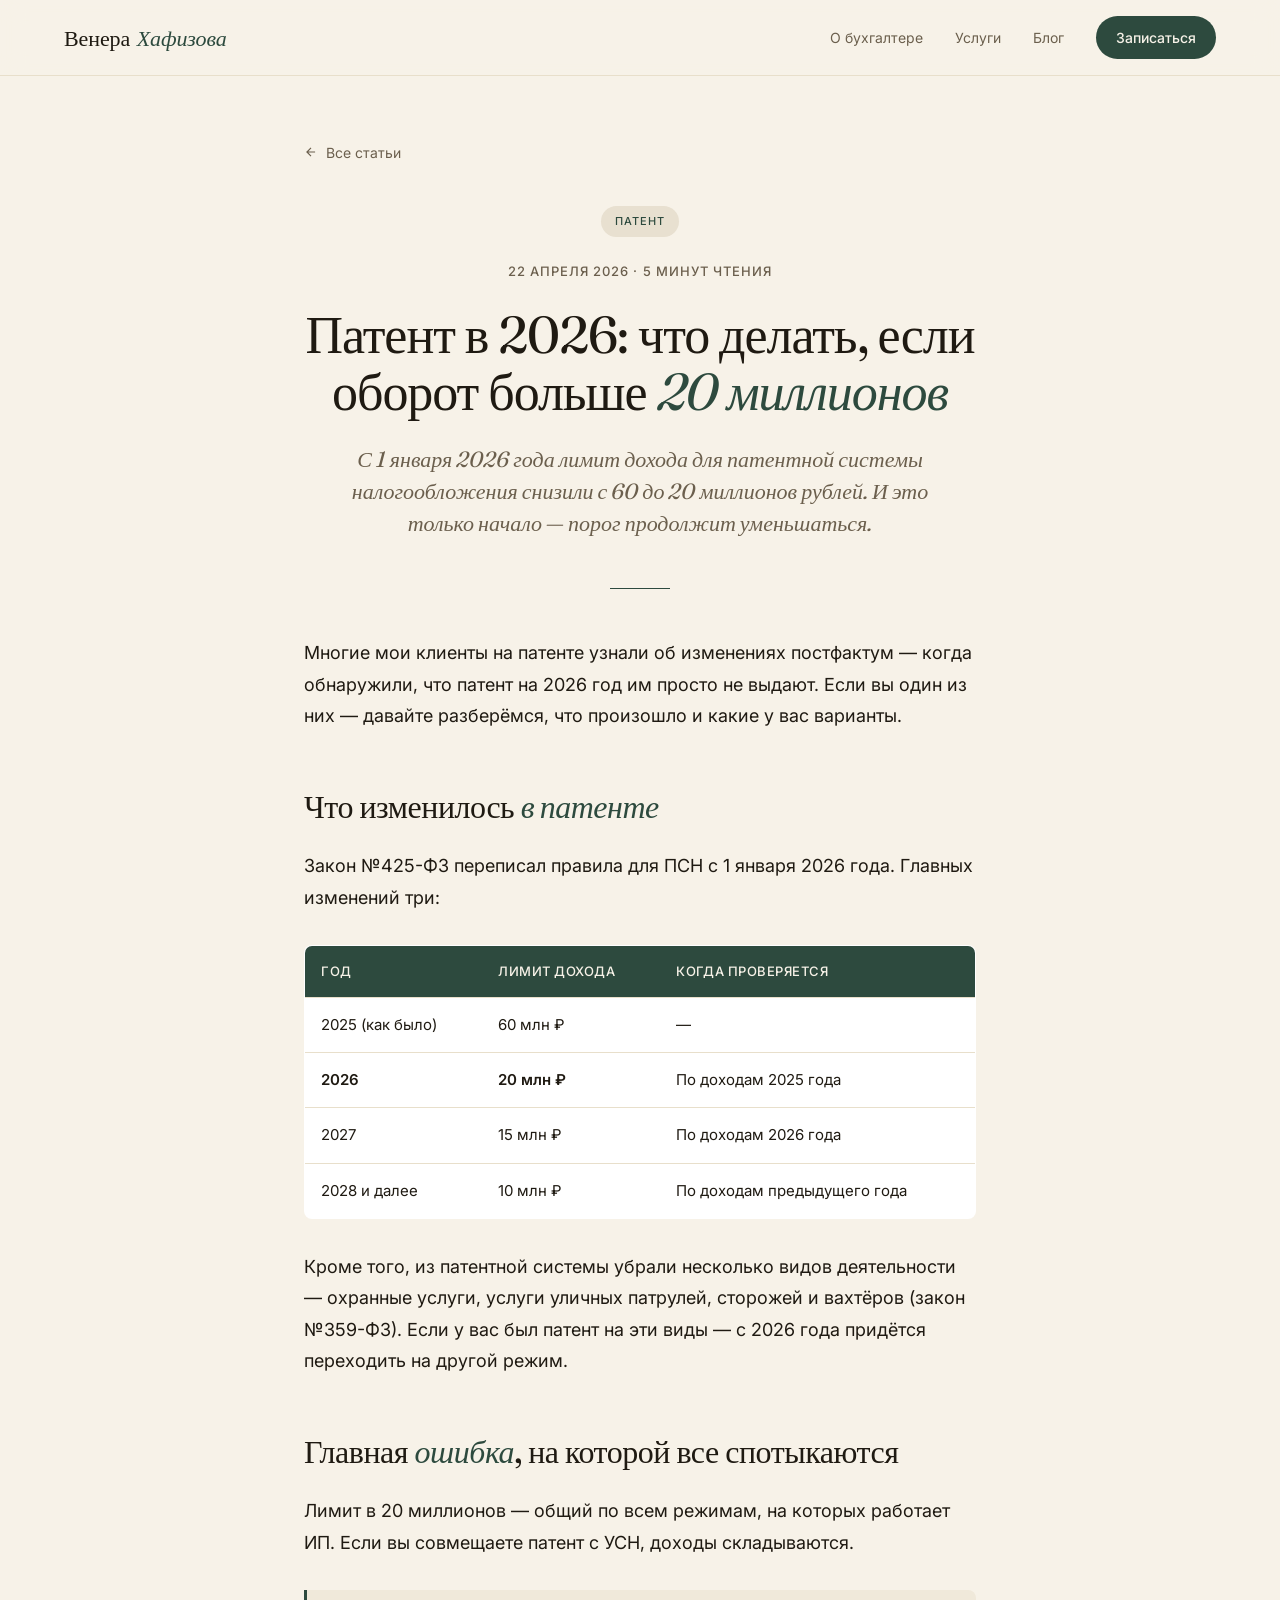
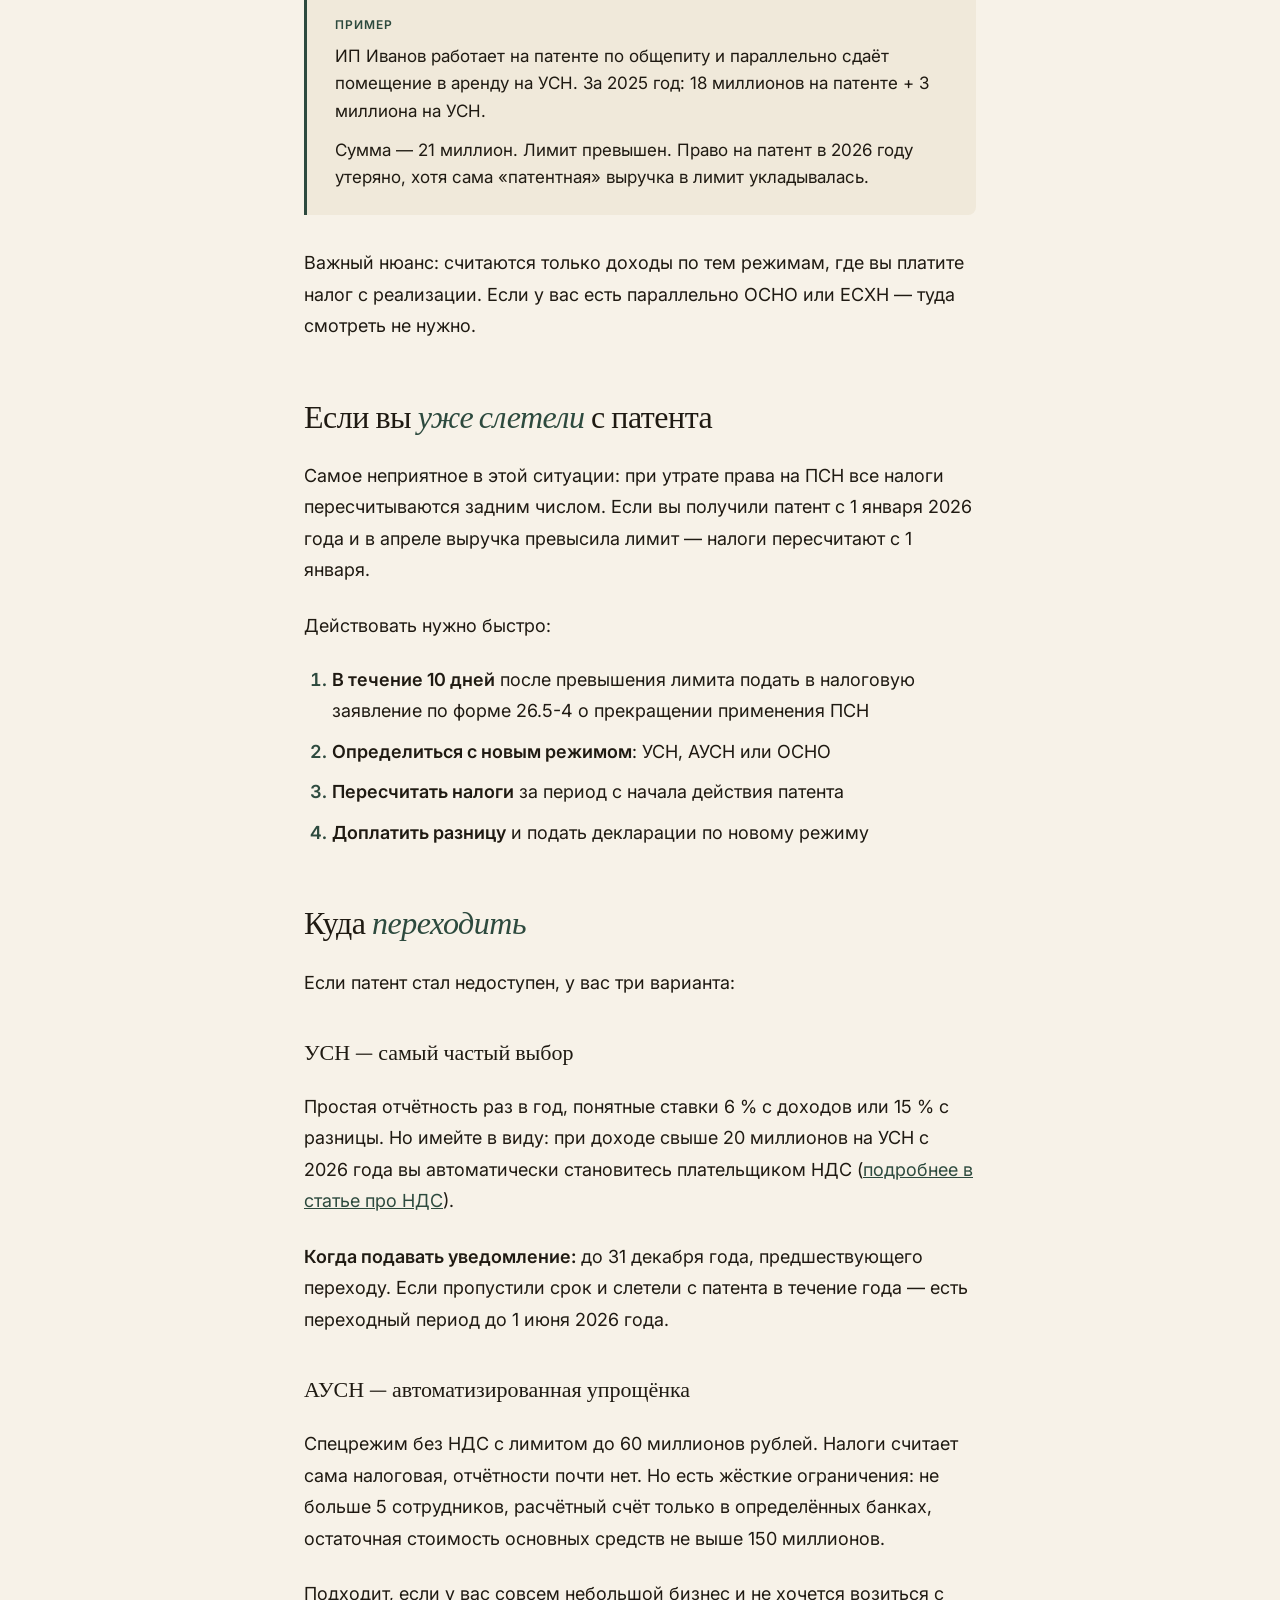
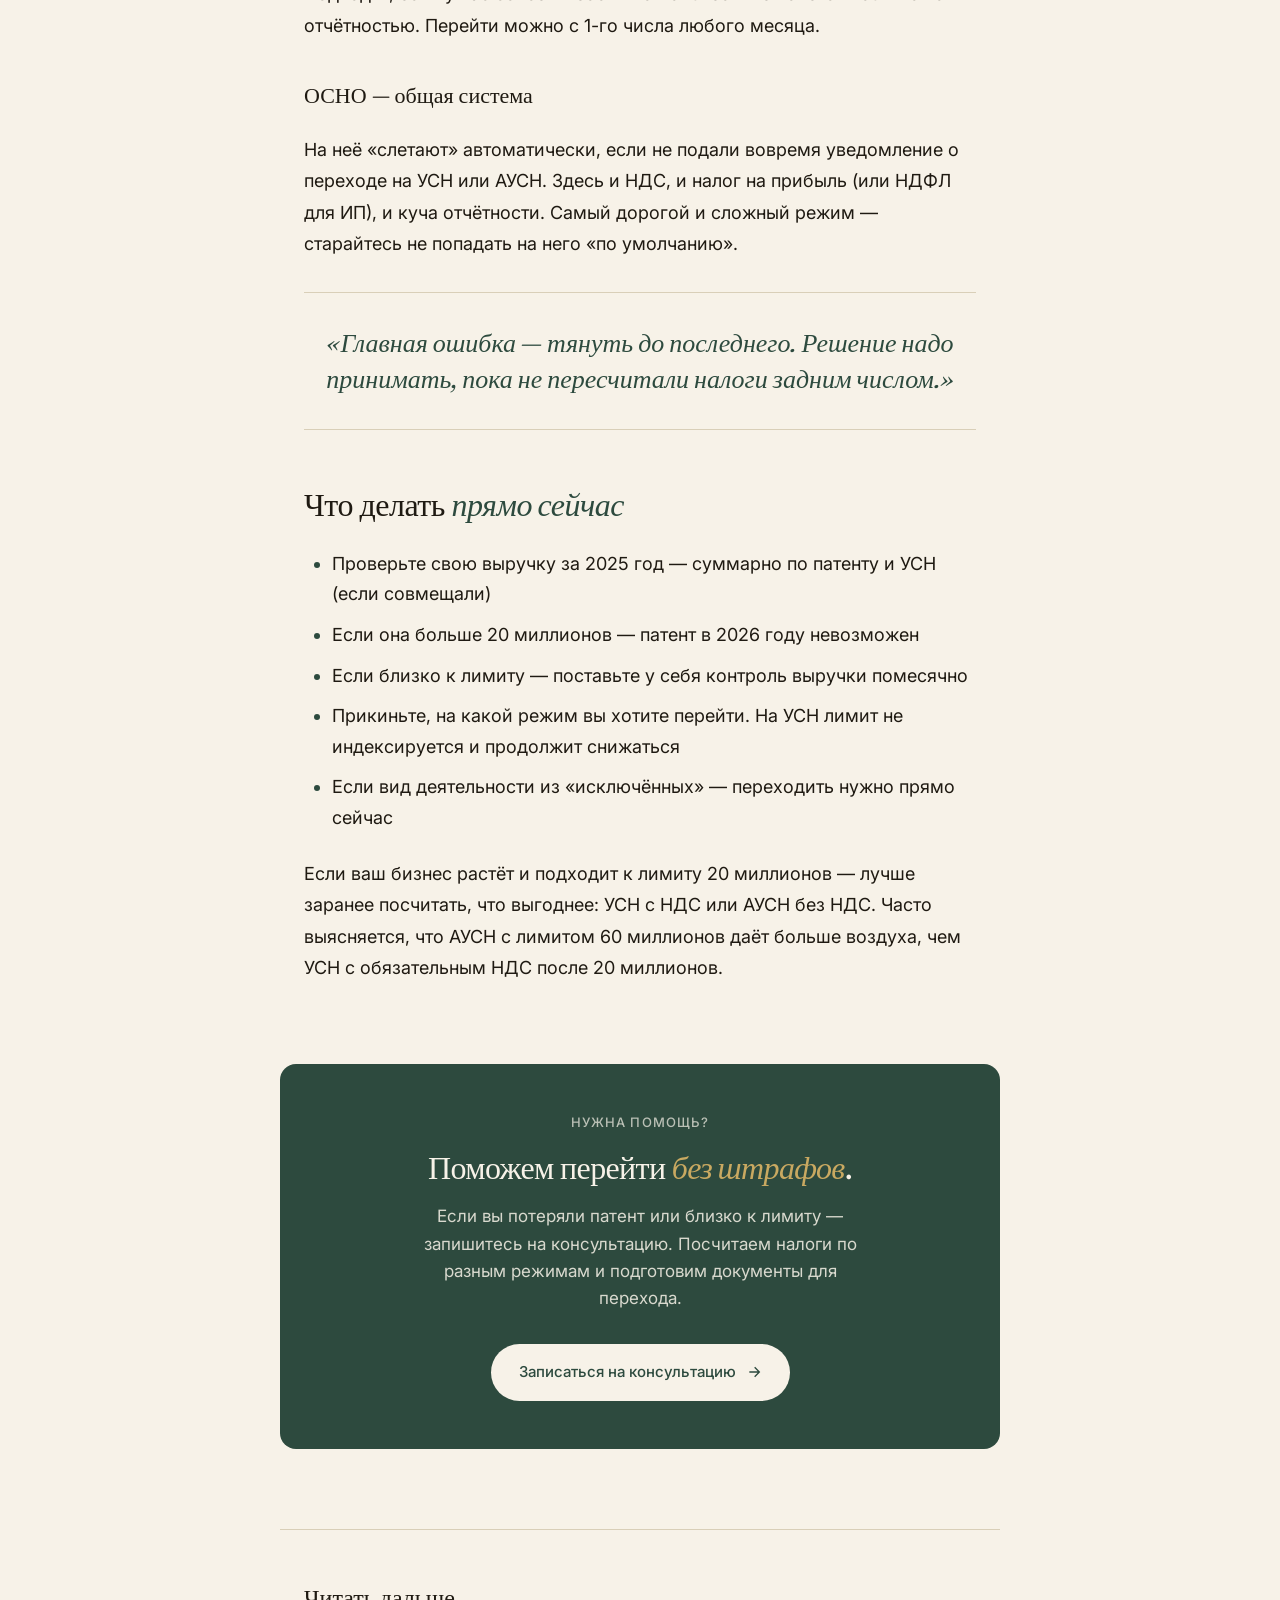
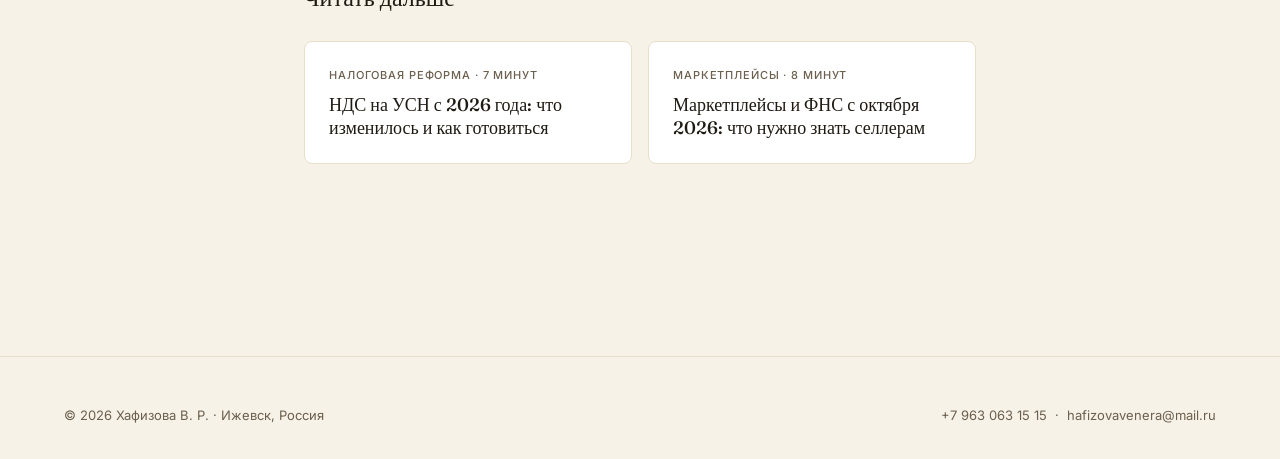
<file: blog/patent-2026.html>
<!DOCTYPE html>
<html lang="ru">
<head>
<meta charset="UTF-8" />
<meta name="viewport" content="width=device-width, initial-scale=1.0" />
<title>Патент в 2026: что делать ИП — Венера Хафизова</title>
<meta name="description" content="Лимит ПСН снижен с 60 до 20 млн рублей. Какие виды деятельности убрали, как считается лимит при совмещении с УСН и куда переходить, если право на патент потеряно." />
<meta name="theme-color" content="#F7F2E8" />

<meta property="og:title" content="Патент в 2026: что делать, если оборот больше 20 миллионов" />
<meta property="og:description" content="Лимит ПСН снижен втрое. Куда переходить и как избежать пересчёта налогов." />
<meta property="og:type" content="article" />
<meta property="og:locale" content="ru_RU" />

<link rel="preconnect" href="https://fonts.googleapis.com" />
<link rel="preconnect" href="https://fonts.gstatic.com" crossorigin />
<link href="https://fonts.googleapis.com/css2?family=Fraunces:opsz,wght@9..144,400;9..144,500;9..144,600&family=Inter:wght@400;500;600&display=swap" rel="stylesheet" />
<link rel="stylesheet" href="article.css" />
<!-- Google tag (gtag.js) -->
<script async src="https://www.googletagmanager.com/gtag/js?id=G-5ZSSXM8WCE"></script>
<script>
  window.dataLayer = window.dataLayer || [];
  function gtag(){dataLayer.push(arguments);}
  gtag('js', new Date());

  gtag('config', 'G-5ZSSXM8WCE');
</script>
<!-- Yandex.Metrika counter -->
<script type="text/javascript">
    (function(m,e,t,r,i,k,a){
        m[i]=m[i]||function(){(m[i].a=m[i].a||[]).push(arguments)};
        m[i].l=1*new Date();
        for (var j = 0; j < document.scripts.length; j++) {if (document.scripts[j].src === r) { return; }}
        k=e.createElement(t),a=e.getElementsByTagName(t)[0],k.async=1,k.src=r,a.parentNode.insertBefore(k,a)
    })(window, document,'script','https://mc.yandex.ru/metrika/tag.js?id=109188738', 'ym');
    ym(109188738, 'init', {ssr:true, webvisor:true, clickmap:true, ecommerce:"dataLayer", referrer: document.referrer, url: location.href, accurateTrackBounce:true, trackLinks:true});
</script>
<noscript><div><img src="https://mc.yandex.ru/watch/109188738" style="position:absolute; left:-9999px;" alt="" /></div></noscript>
<!-- /Yandex.Metrika counter -->
</head>
<body>

<header class="header">
  <div class="header-inner">
    <a href="../index.html" class="logo" aria-label="На главную">
      Венера<em>Хафизова</em>
    </a>
    <nav class="nav">
      <a href="../index.html#about" class="nav-link-text">О бухгалтере</a>
      <a href="../index.html#services" class="nav-link-text">Услуги</a>
      <a href="../index.html#blog" class="nav-link-text">Блог</a>
      <a href="../index.html#contact" class="nav-cta">Записаться</a>
    </nav>
  </div>
</header>

<article class="article">
  <div class="article-back">
    <a href="../index.html#blog">
      <svg viewBox="0 0 24 24" fill="none" stroke="currentColor" stroke-width="2"><path d="M19 12H5M12 19l-7-7 7-7"/></svg>
      Все статьи
    </a>
  </div>

  <div class="article-hero">
    <span class="article-tag">Патент</span>
    <div class="article-meta">22 апреля 2026 · 5 минут чтения</div>
    <h1>Патент в 2026: что делать, если оборот больше <em>20 миллионов</em></h1>
    <p class="article-lead">
      С 1 января 2026 года лимит дохода для патентной системы налогообложения
      снизили с 60 до 20 миллионов рублей. И это только начало — порог
      продолжит уменьшаться.
    </p>
  </div>

  <div class="article-divider"></div>

  <div class="article-body">
    <p>
      Многие мои клиенты на патенте узнали об изменениях постфактум — когда
      обнаружили, что патент на 2026 год им просто не выдают. Если вы один из
      них — давайте разберёмся, что произошло и какие у вас варианты.
    </p>

    <h2>Что изменилось <em>в патенте</em></h2>

    <p>
      Закон №425-ФЗ переписал правила для ПСН с 1 января 2026 года. Главных
      изменений три:
    </p>

    <table>
      <thead>
        <tr>
          <th>Год</th>
          <th>Лимит дохода</th>
          <th>Когда проверяется</th>
        </tr>
      </thead>
      <tbody>
        <tr>
          <td>2025 (как было)</td>
          <td>60 млн ₽</td>
          <td>—</td>
        </tr>
        <tr>
          <td><strong>2026</strong></td>
          <td><strong>20 млн ₽</strong></td>
          <td>По доходам 2025 года</td>
        </tr>
        <tr>
          <td>2027</td>
          <td>15 млн ₽</td>
          <td>По доходам 2026 года</td>
        </tr>
        <tr>
          <td>2028 и далее</td>
          <td>10 млн ₽</td>
          <td>По доходам предыдущего года</td>
        </tr>
      </tbody>
    </table>

    <p>
      Кроме того, из патентной системы убрали несколько видов деятельности —
      охранные услуги, услуги уличных патрулей, сторожей и вахтёров (закон №359-ФЗ).
      Если у вас был патент на эти виды — с 2026 года придётся переходить
      на другой режим.
    </p>

    <h2>Главная <em>ошибка</em>, на которой все спотыкаются</h2>

    <p>
      Лимит в 20 миллионов — общий по всем режимам, на которых работает ИП.
      Если вы совмещаете патент с УСН, доходы складываются.
    </p>

    <div class="callout">
      <div class="callout-label">Пример</div>
      <p>
        ИП Иванов работает на патенте по общепиту и параллельно сдаёт помещение
        в аренду на УСН. За 2025 год: 18 миллионов на патенте + 3 миллиона на УСН.
      </p>
      <p>
        Сумма — 21 миллион. Лимит превышен. Право на патент в 2026 году утеряно,
        хотя сама «патентная» выручка в лимит укладывалась.
      </p>
    </div>

    <p>
      Важный нюанс: считаются только доходы по тем режимам, где вы платите налог
      с реализации. Если у вас есть параллельно ОСНО или ЕСХН — туда смотреть не нужно.
    </p>

    <h2>Если вы <em>уже слетели</em> с патента</h2>

    <p>
      Самое неприятное в этой ситуации: при утрате права на ПСН все налоги
      пересчитываются задним числом. Если вы получили патент с 1 января 2026 года
      и в апреле выручка превысила лимит — налоги пересчитают с 1 января.
    </p>

    <p>Действовать нужно быстро:</p>

    <ol>
      <li><strong>В течение 10 дней</strong> после превышения лимита подать в налоговую заявление по форме 26.5-4 о прекращении применения ПСН</li>
      <li><strong>Определиться с новым режимом</strong>: УСН, АУСН или ОСНО</li>
      <li><strong>Пересчитать налоги</strong> за период с начала действия патента</li>
      <li><strong>Доплатить разницу</strong> и подать декларации по новому режиму</li>
    </ol>

    <h2>Куда <em>переходить</em></h2>

    <p>Если патент стал недоступен, у вас три варианта:</p>

    <h3>УСН — самый частый выбор</h3>
    <p>
      Простая отчётность раз в год, понятные ставки 6 % с доходов или 15 % с
      разницы. Но имейте в виду: при доходе свыше 20 миллионов на УСН с 2026 года
      вы автоматически становитесь плательщиком НДС
      (<a href="nds-na-usn-2026.html" style="color: var(--accent); text-decoration: underline;">подробнее в статье про НДС</a>).
    </p>
    <p>
      <strong>Когда подавать уведомление:</strong> до 31 декабря года, предшествующего
      переходу. Если пропустили срок и слетели с патента в течение года — есть
      переходный период до 1 июня 2026 года.
    </p>

    <h3>АУСН — автоматизированная упрощёнка</h3>
    <p>
      Спецрежим без НДС с лимитом до 60 миллионов рублей. Налоги считает сама
      налоговая, отчётности почти нет. Но есть жёсткие ограничения: не больше
      5 сотрудников, расчётный счёт только в определённых банках, остаточная
      стоимость основных средств не выше 150 миллионов.
    </p>
    <p>
      Подходит, если у вас совсем небольшой бизнес и не хочется возиться с
      отчётностью. Перейти можно с 1-го числа любого месяца.
    </p>

    <h3>ОСНО — общая система</h3>
    <p>
      На неё «слетают» автоматически, если не подали вовремя уведомление о
      переходе на УСН или АУСН. Здесь и НДС, и налог на прибыль (или НДФЛ для
      ИП), и куча отчётности. Самый дорогой и сложный режим — старайтесь не
      попадать на него «по умолчанию».
    </p>

    <div class="pull-quote">
      «Главная ошибка — тянуть до последнего. Решение надо принимать,
      пока не пересчитали налоги задним числом.»
    </div>

    <h2>Что делать <em>прямо сейчас</em></h2>

    <ul>
      <li>Проверьте свою выручку за 2025 год — суммарно по патенту и УСН (если совмещали)</li>
      <li>Если она больше 20 миллионов — патент в 2026 году невозможен</li>
      <li>Если близко к лимиту — поставьте у себя контроль выручки помесячно</li>
      <li>Прикиньте, на какой режим вы хотите перейти. На УСН лимит не индексируется и продолжит снижаться</li>
      <li>Если вид деятельности из «исключённых» — переходить нужно прямо сейчас</li>
    </ul>

    <p>
      Если ваш бизнес растёт и подходит к лимиту 20 миллионов — лучше заранее
      посчитать, что выгоднее: УСН с НДС или АУСН без НДС. Часто выясняется,
      что АУСН с лимитом 60 миллионов даёт больше воздуха, чем УСН с
      обязательным НДС после 20 миллионов.
    </p>
  </div>

  <div class="article-cta">
    <div class="article-cta-eyebrow">Нужна помощь?</div>
    <h3>Поможем перейти <em>без штрафов</em>.</h3>
    <p>
      Если вы потеряли патент или близко к лимиту — запишитесь на консультацию.
      Посчитаем налоги по разным режимам и подготовим документы для перехода.
    </p>
    <a href="../index.html#contact" class="article-cta-btn">
      Записаться на консультацию
      <svg viewBox="0 0 24 24" width="16" height="16" fill="none" stroke="currentColor" stroke-width="2"><path d="M5 12h14M13 5l7 7-7 7"/></svg>
    </a>
  </div>

  <div class="more-articles">
    <h4>Читать дальше</h4>
    <div class="more-list">
      <a href="nds-na-usn-2026.html" class="more-item">
        <div class="more-item-meta">Налоговая реформа · 7 минут</div>
        <h5>НДС на УСН с 2026 года: что изменилось и как готовиться</h5>
      </a>
      <a href="marketplaces-2026.html" class="more-item">
        <div class="more-item-meta">Маркетплейсы · 8 минут</div>
        <h5>Маркетплейсы и ФНС с октября 2026: что нужно знать селлерам</h5>
      </a>
    </div>
  </div>
</article>

<footer>
  <div class="container footer-simple">
    <span><a href="../index.html">© 2026 Хафизова В. Р.</a> · Ижевск, Россия</span>
    <span>
      <a href="tel:+79630631515">+7 963 063 15 15</a>
      &nbsp;·&nbsp;
      <a href="mailto:hafizovavenera@mail.ru">hafizovavenera@mail.ru</a>
    </span>
  </div>
</footer>

</body>
</html>
</file>
<file: blog/article.css>
/* === Shared styles for article pages === */

:root {
  --bg: #F7F2E8;
  --bg-alt: #F0E9DA;
  --surface: #FFFFFF;
  --text: #1F1A12;
  --text-muted: #6B5F4D;
  --accent: #2D4A3E;
  --accent-soft: #E8E0D0;
  --accent-hover: #1F362C;
  --border: #D9CFB8;
  --border-soft: #E8DFCB;
  --shadow-md: 0 4px 16px rgba(31, 26, 18, 0.06);

  --font-serif: 'Fraunces', 'Times New Roman', serif;
  --font-sans: 'Inter', system-ui, -apple-system, sans-serif;

  --container: 1200px;
  --article-width: 720px;
}

* { box-sizing: border-box; margin: 0; padding: 0; }
html { scroll-behavior: smooth; -webkit-text-size-adjust: 100%; }
body {
  font-family: var(--font-sans);
  background: var(--bg);
  color: var(--text);
  line-height: 1.65;
  font-size: 16px;
  -webkit-font-smoothing: antialiased;
  -moz-osx-font-smoothing: grayscale;
}
img { max-width: 100%; display: block; }
a { color: inherit; text-decoration: none; }
::selection { background: var(--accent); color: var(--bg); }

.container {
  max-width: var(--container);
  margin: 0 auto;
  padding: 0 24px;
}

/* === Header === */
.header {
  position: sticky;
  top: 0;
  z-index: 100;
  background: rgba(247, 242, 232, 0.92);
  backdrop-filter: blur(12px);
  -webkit-backdrop-filter: blur(12px);
  border-bottom: 1px solid var(--border-soft);
}
.header-inner {
  display: flex;
  align-items: center;
  justify-content: space-between;
  padding: 16px 24px;
  max-width: var(--container);
  margin: 0 auto;
}
.logo {
  display: inline-flex;
  align-items: baseline;
  font-family: var(--font-serif);
  font-weight: 500;
  font-size: 22px;
  letter-spacing: -0.005em;
  color: var(--text);
  line-height: 1;
  transition: color 0.2s;
}
.logo em {
  font-style: italic;
  font-weight: 400;
  color: var(--accent);
  margin-left: 0.3em;
}
.logo:hover { color: var(--accent); }
.nav { display: flex; gap: 32px; align-items: center; }
.nav a {
  font-size: 14px;
  color: var(--text-muted);
  transition: color 0.2s;
}
.nav a:hover { color: var(--text); }
.nav-cta {
  background: var(--accent);
  color: var(--bg) !important;
  padding: 10px 20px;
  border-radius: 999px;
  font-size: 14px;
  font-weight: 500;
}
.nav-cta:hover { background: var(--accent-hover); }
@media (max-width: 768px) {
  .nav-link-text { display: none; }
  .nav { gap: 12px; }
}

/* === Article === */
.article {
  padding: 64px 0 96px;
}
@media (max-width: 768px) { .article { padding: 40px 0 64px; } }

.article-back {
  max-width: var(--article-width);
  margin: 0 auto 40px;
  padding: 0 24px;
}
.article-back a {
  display: inline-flex;
  align-items: center;
  gap: 8px;
  font-size: 14px;
  color: var(--text-muted);
  transition: color 0.2s;
}
.article-back a:hover { color: var(--accent); }
.article-back svg { width: 14px; height: 14px; }

.article-hero {
  max-width: var(--article-width);
  margin: 0 auto 48px;
  padding: 0 24px;
  text-align: center;
}
.article-tag {
  display: inline-block;
  padding: 6px 14px;
  background: var(--accent-soft);
  color: var(--accent);
  font-size: 11px;
  font-weight: 500;
  text-transform: uppercase;
  letter-spacing: 0.1em;
  border-radius: 999px;
  margin-bottom: 24px;
}
.article-meta {
  font-size: 13px;
  color: var(--text-muted);
  text-transform: uppercase;
  letter-spacing: 0.08em;
  font-weight: 500;
  margin-bottom: 24px;
}
.article-hero h1 {
  font-family: var(--font-serif);
  font-weight: 400;
  font-size: clamp(32px, 4.5vw, 52px);
  line-height: 1.1;
  letter-spacing: -0.02em;
  color: var(--text);
  margin-bottom: 24px;
}
.article-hero h1 em {
  font-style: italic;
  color: var(--accent);
}
.article-lead {
  font-family: var(--font-serif);
  font-style: italic;
  font-weight: 400;
  font-size: 22px;
  line-height: 1.45;
  color: var(--text-muted);
  max-width: 600px;
  margin: 0 auto;
}
@media (max-width: 640px) {
  .article-lead { font-size: 19px; }
}

.article-divider {
  width: 60px;
  height: 1px;
  background: var(--accent);
  margin: 48px auto;
}

/* === Body === */
.article-body {
  max-width: var(--article-width);
  margin: 0 auto;
  padding: 0 24px;
  font-size: 18px;
  line-height: 1.75;
  color: var(--text);
}
.article-body > * + * { margin-top: 24px; }
.article-body p {
  font-size: 18px;
  line-height: 1.75;
}
.article-body strong {
  font-weight: 600;
  color: var(--text);
}
.article-body em {
  font-style: italic;
}
.article-body h2 {
  font-family: var(--font-serif);
  font-weight: 500;
  font-size: 32px;
  line-height: 1.2;
  letter-spacing: -0.015em;
  color: var(--text);
  margin-top: 56px !important;
  margin-bottom: 8px;
}
.article-body h2 em {
  font-style: italic;
  color: var(--accent);
  font-weight: 400;
}
.article-body h3 {
  font-family: var(--font-serif);
  font-weight: 500;
  font-size: 22px;
  line-height: 1.3;
  color: var(--text);
  margin-top: 40px !important;
  margin-bottom: 4px;
}
.article-body ul,
.article-body ol {
  padding-left: 28px;
}
.article-body li {
  margin-bottom: 10px;
  line-height: 1.7;
}
.article-body li::marker {
  color: var(--accent);
  font-weight: 600;
}

/* Callout box */
.callout {
  background: var(--bg-alt);
  border-left: 3px solid var(--accent);
  padding: 24px 28px;
  border-radius: 0 var(--radius-md, 8px) var(--radius-md, 8px) 0;
  margin: 32px 0 !important;
}
.callout-label {
  font-size: 12px;
  font-weight: 600;
  text-transform: uppercase;
  letter-spacing: 0.08em;
  color: var(--accent);
  margin-bottom: 8px;
}
.callout p {
  margin: 0;
  font-size: 17px !important;
  line-height: 1.6 !important;
}
.callout p + p { margin-top: 12px !important; }

/* Pull quote */
.pull-quote {
  font-family: var(--font-serif);
  font-style: italic;
  font-weight: 400;
  font-size: 26px;
  line-height: 1.4;
  color: var(--accent);
  padding: 32px 0;
  margin: 32px 0 !important;
  border-top: 1px solid var(--border);
  border-bottom: 1px solid var(--border);
  text-align: center;
}

/* Table for comparisons */
.article-body table {
  width: 100%;
  border-collapse: collapse;
  margin: 32px 0 !important;
  font-size: 15px;
  background: var(--surface);
  border: 1px solid var(--border-soft);
  border-radius: 8px;
  overflow: hidden;
}
.article-body th,
.article-body td {
  padding: 14px 16px;
  text-align: left;
  border-bottom: 1px solid var(--border-soft);
}
.article-body th {
  background: var(--accent);
  color: var(--bg);
  font-weight: 500;
  font-size: 13px;
  text-transform: uppercase;
  letter-spacing: 0.04em;
}
.article-body tr:last-child td { border-bottom: none; }

/* === CTA === */
.article-cta {
  max-width: var(--article-width);
  margin: 80px auto 0;
  padding: 48px 32px;
  background: var(--accent);
  color: var(--bg);
  border-radius: 16px;
  text-align: center;
}
.article-cta-eyebrow {
  font-size: 13px;
  color: rgba(247, 242, 232, 0.7);
  text-transform: uppercase;
  letter-spacing: 0.08em;
  font-weight: 500;
  margin-bottom: 16px;
}
.article-cta h3 {
  font-family: var(--font-serif);
  font-weight: 400;
  font-size: 32px;
  line-height: 1.2;
  letter-spacing: -0.02em;
  color: var(--bg);
  margin-bottom: 16px;
}
.article-cta h3 em {
  font-style: italic;
  color: #C9A961;
}
.article-cta p {
  font-size: 17px;
  line-height: 1.6;
  color: rgba(247, 242, 232, 0.85);
  max-width: 480px;
  margin: 0 auto 32px;
}
.article-cta-btn {
  display: inline-flex;
  align-items: center;
  gap: 10px;
  padding: 16px 28px;
  background: var(--bg);
  color: var(--accent) !important;
  border-radius: 999px;
  font-weight: 500;
  font-size: 15px;
  transition: transform 0.2s, box-shadow 0.2s;
}
.article-cta-btn:hover {
  transform: translateY(-1px);
  box-shadow: 0 8px 24px rgba(0, 0, 0, 0.15);
}

/* === More articles === */
.more-articles {
  max-width: var(--article-width);
  margin: 80px auto 0;
  padding: 0 24px;
  border-top: 1px solid var(--border);
  padding-top: 48px;
}
.more-articles h4 {
  font-family: var(--font-serif);
  font-weight: 500;
  font-size: 24px;
  margin-bottom: 24px;
}
.more-list {
  display: grid;
  grid-template-columns: repeat(2, 1fr);
  gap: 16px;
}
@media (max-width: 640px) { .more-list { grid-template-columns: 1fr; } }
.more-item {
  padding: 24px;
  background: var(--surface);
  border: 1px solid var(--border-soft);
  border-radius: 8px;
  transition: all 0.2s;
}
.more-item:hover {
  border-color: var(--accent);
  transform: translateY(-2px);
}
.more-item-meta {
  font-size: 11px;
  text-transform: uppercase;
  letter-spacing: 0.08em;
  color: var(--text-muted);
  margin-bottom: 8px;
  font-weight: 500;
}
.more-item h5 {
  font-family: var(--font-serif);
  font-weight: 500;
  font-size: 18px;
  line-height: 1.3;
  color: var(--text);
}

/* === Footer === */
footer {
  background: var(--bg);
  padding: 48px 0 32px;
  border-top: 1px solid var(--border-soft);
  margin-top: 96px;
}
.footer-simple {
  display: flex;
  justify-content: space-between;
  flex-wrap: wrap;
  gap: 16px;
  font-size: 13px;
  color: var(--text-muted);
}
.footer-simple a:hover { color: var(--accent); }
</file>
